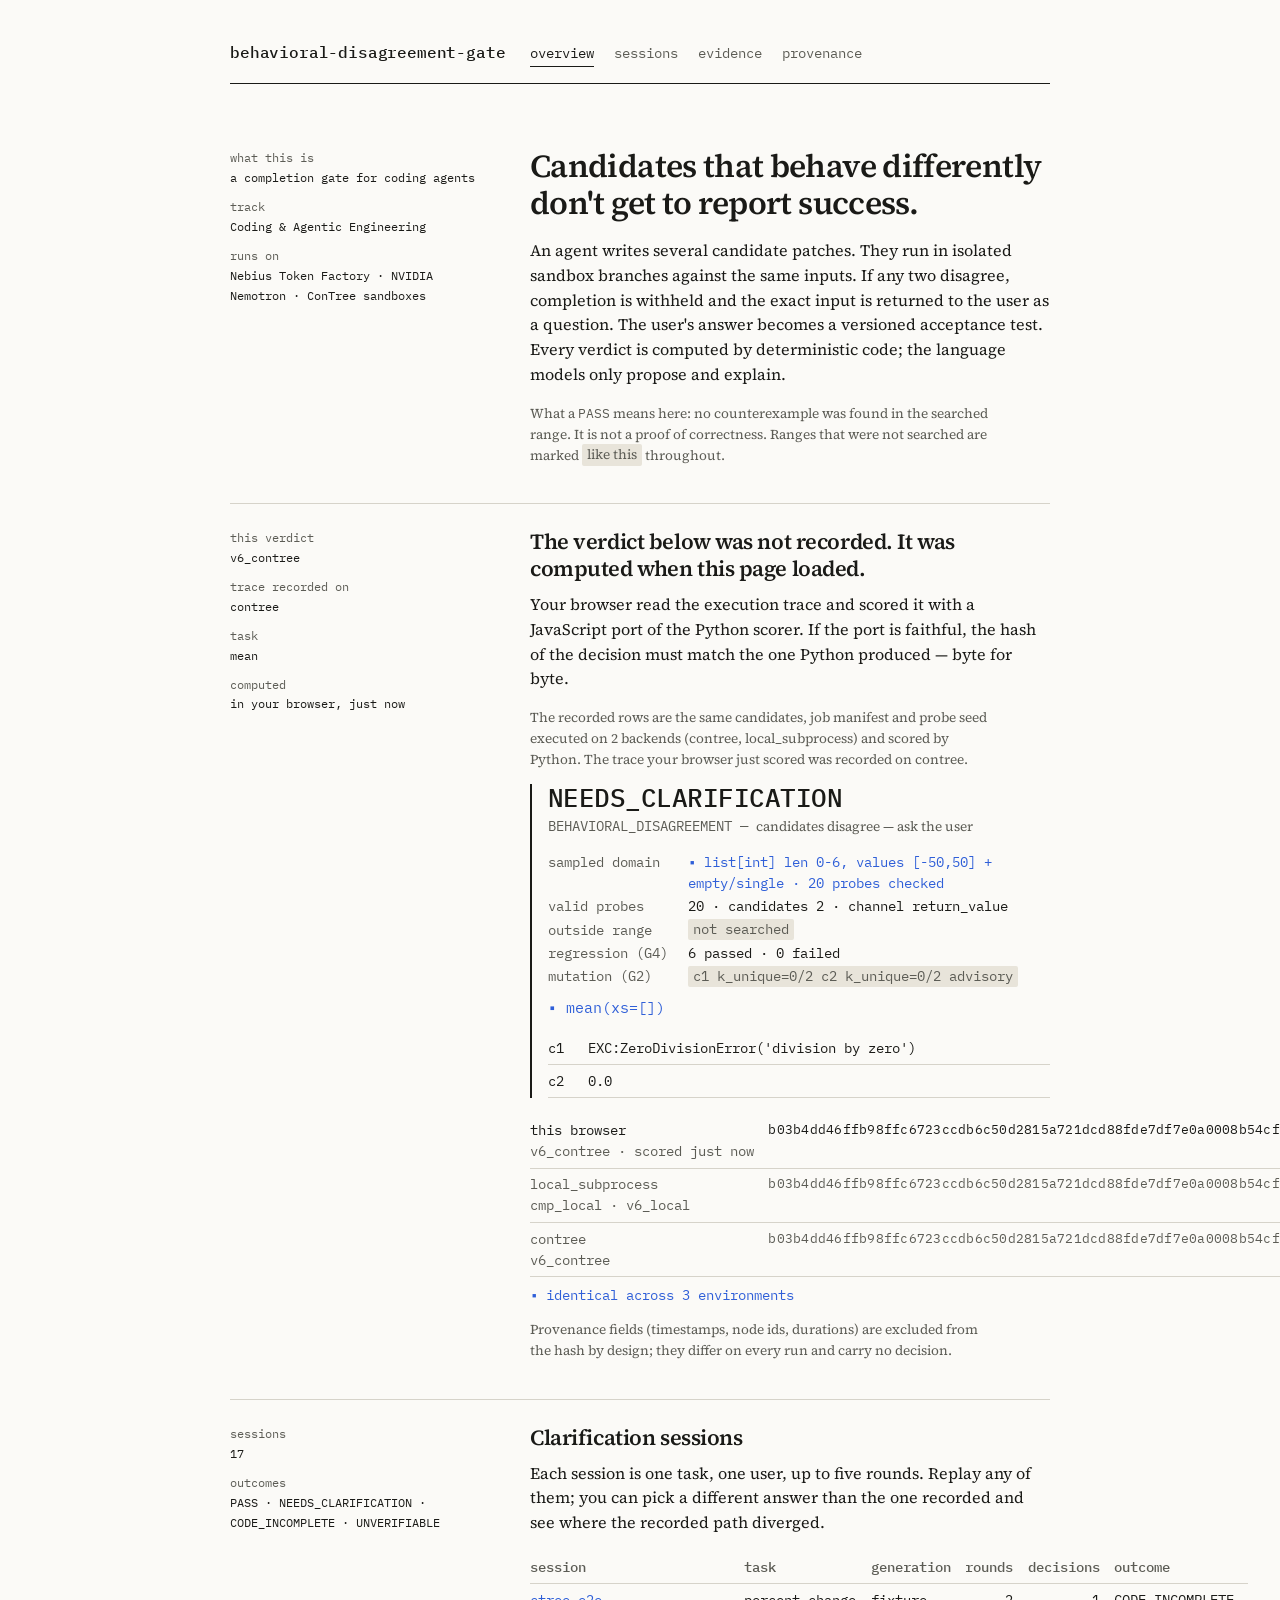
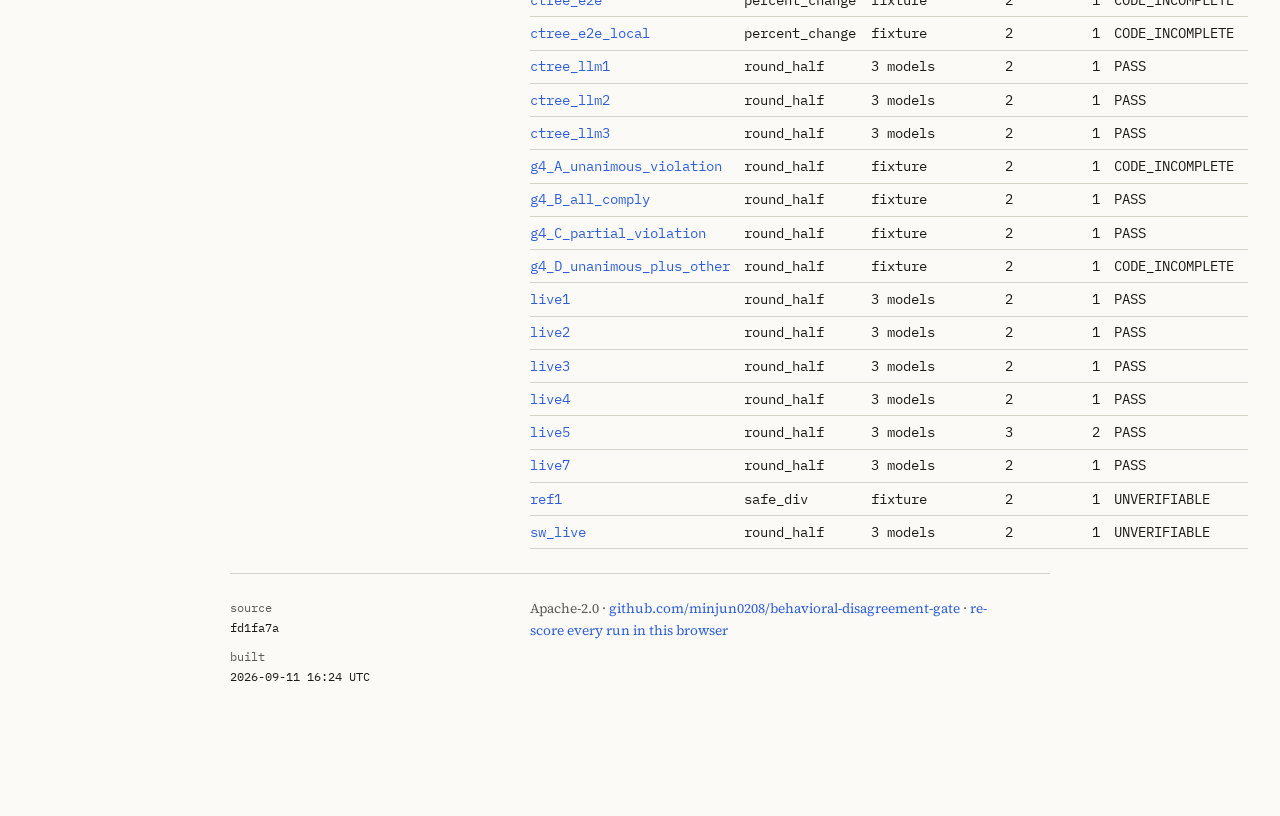
<file: site/index.html>
<!doctype html>
<html lang="en">
<meta charset="utf-8">
<meta name="viewport" content="width=device-width, initial-scale=1">
<title>Behavioral Disagreement Gate</title>
<link rel="icon" href="data:,">
<link rel="stylesheet" href="app.css">
<body>
<div class="wrap" id="app">
  <div id="hdr"></div>

  <section class="entry">
    <aside>
      <span class="k">what this is</span>
      <span class="v">a completion gate for coding agents</span>
      <span class="k">track</span>
      <span class="v">Coding &amp; Agentic Engineering</span>
      <span class="k">runs on</span>
      <span class="v">Nebius Token Factory · NVIDIA Nemotron · ConTree sandboxes</span>
    </aside>
    <div>
      <h1>Candidates that behave differently don't get to report success.</h1>
      <p style="margin-top:1rem">An agent writes several candidate patches. They run in isolated sandbox branches against the same inputs. If any two disagree, completion is withheld and the exact input is returned to the user as a question. The user's answer becomes a versioned acceptance test. Every verdict is computed by deterministic code; the language models only propose and explain.</p>
      <p class="fine">What a <span class="mono">PASS</span> means here: no counterexample was found in the searched range. It is not a proof of correctness. Ranges that were not searched are marked <span class="unmeasured">like this</span> throughout.</p>
    </div>
  </section>

  <section class="entry">
    <aside>
      <span class="k">this verdict</span>
      <span class="v" id="hero-run">—</span>
      <span class="k">trace recorded on</span>
      <span class="v" id="hero-backend">—</span>
      <span class="k">task</span>
      <span class="v" id="hero-task">—</span>
      <span class="k">computed</span>
      <span class="v">in your browser, just now</span>
    </aside>
    <div>
      <h2>The verdict below was not recorded. It was computed when this page loaded.</h2>
      <p style="margin-top:.6rem">Your browser read the execution trace and scored it with a JavaScript port of the Python scorer. If the port is faithful, the hash of the decision must match the one Python produced — byte for byte.</p>
      <p class="fine" id="hero-note"></p>
      <div class="verdict" id="hero-verdict"><div class="status muted">computing…</div></div>
      <div class="scroll-narrow"><table id="hero-table"><tbody></tbody></table></div>
      <p class="fine mono" id="hero-summary" style="margin:.5rem 0 0"></p>
      <p class="fine" style="margin-top:.8rem">Provenance fields (timestamps, node ids, durations) are excluded from the hash by design; they differ on every run and carry no decision.</p>
    </div>
  </section>

  <section class="entry">
    <aside>
      <span class="k">sessions</span>
      <span class="v" id="n-sessions">—</span>
      <span class="k">outcomes</span>
      <span class="v">PASS · NEEDS_CLARIFICATION · CODE_INCOMPLETE · UNVERIFIABLE</span>
    </aside>
    <div>
      <h2>Clarification sessions</h2>
      <p style="margin-top:.6rem">Each session is one task, one user, up to five rounds. Replay any of them; you can pick a different answer than the one recorded and see where the recorded path diverged.</p>
      <div class="scroll-narrow"><table id="sessions"><thead><tr><th>session</th><th>task</th><th>generation</th><th>rounds</th><th>decisions</th><th>outcome</th></tr></thead><tbody></tbody></table></div>
    </div>
  </section>

  <section class="entry">
    <aside><span class="k">source</span><span class="v" id="commit">—</span><span class="k">built</span><span class="v" id="built">—</span></aside>
    <div>
      <p class="fine">Apache-2.0 · <a href="https://github.com/minjun0208/behavioral-disagreement-gate">github.com/minjun0208/behavioral-disagreement-gate</a> · <a href="test/scorer_test.html">re-score every run in this browser</a></p>
    </div>
  </section>
</div>

<script type="module">
  import { loadPy, el, header, revealHash, renderVerdict, score, q, short } from "./ui.js";
  q("#hdr").replaceWith(header("overview"));
  const idx = await loadPy("data/index.json");
  q("#commit").textContent = idx.source_commit ?? "working tree";
  q("#built").textContent = (idx.built_at ?? "").replace("T", " ").slice(0, 16) + " UTC";
  q("#n-sessions").textContent = String(idx.sessions.length);

  // sessions table
  const tb = q("#sessions tbody");
  for (const s of idx.sessions) {
    tb.append(el("tr", {}, el("td", {}, el("a", { href: `session.html?id=${encodeURIComponent(s.session_id)}` }, s.session_id)),
      el("td", {}, s.task_id), el("td", {}, s.gen === "llm" ? "3 models" : "fixture"), el("td", { class: "num" }, String(s.rounds_used)),
      el("td", { class: "num" }, String(s.n_decisions)), el("td", {}, s.outcome)));
  }

  // hero: the cross-backend group exported by the build — one trace to re-score, several recorded verdicts.
  // Reads data/index.json, data/cfg_full.json and data/crossbackend.json only. No session traversal.
  const cfg = await loadPy("data/cfg_full.json").catch(() => ({}));
  let runId, backend, trace, fn, rows, note;
  const xb = idx.has_crossbackend ? await loadPy("data/crossbackend.json") : null;
  if (xb) {
    runId = xb.trace_run_id; backend = xb.trace_backend; trace = xb.trace; fn = xb.task_id;
    // one row per execution environment; a backend that recorded several runs lists them all in the last column.
    // if runs on the same backend disagree with each other, each run gets its own row instead.
    const byBackend = new Map();
    for (const r of xb.runs) byBackend.set(r.backend, [...(byBackend.get(r.backend) ?? []), r]);
    rows = [...byBackend].flatMap(([b, rs]) => new Set(rs.map(r => r.decision_core_sha256)).size === 1
      ? [[b, rs[0].decision_core_sha256, rs.map(r => r.run_id).join(" · ")]]
      : rs.map(r => [b, r.decision_core_sha256, r.run_id]));
    note = `The recorded rows are the same candidates, job manifest and probe seed executed on ${xb.backends.length} backends (${xb.backends.join(", ")}) and scored by Python. The trace your browser just scored was recorded on ${backend}.`;
  } else {
    // fallback: first round of one session — exactly one session file is fetched
    const s0 = idx.sessions.find(x => x.gen === "llm" && x.outcome === "PASS") ?? idx.sessions.find(x => x.outcome === "PASS") ?? idx.sessions[0];
    const sess = await loadPy(`data/sessions/${s0.session_id}.json`);
    const rd = sess.rounds[0];
    runId = rd.run_id; trace = rd.trace; fn = sess.task_id; backend = rd.trace[0]?.backend ?? "local_subprocess";
    rows = [[backend, rd.verdict_python.decision_core_sha256, `${rd.run_id} · python scorer, recorded`]];
    note = "No cross-backend group in this build; the recorded row is the Python verdict for this session round.";
  }
  q("#hero-run").textContent = runId;
  q("#hero-backend").textContent = backend;
  q("#hero-task").textContent = fn;
  q("#hero-note").textContent = note;
  const v = score(trace.map(({ source, ...r }) => r), cfg);
  q("#hero-verdict").replaceWith(renderVerdict(v, { fn, pyHash: null, showHash: false }));

  const tbody = q("#hero-table tbody");
  const envCell = (name, runs) => el("td", { class: "nowrap" }, name, el("div", { class: "fine" }, runs));
  const browserRow = el("tr", {}, envCell("this browser", `${runId} · scored just now`), el("td", { class: "hash" }, ""));
  tbody.append(browserRow);
  for (const [name, core, runs] of rows) tbody.append(el("tr", { class: "dim" }, envCell(name, runs), el("td", { class: "hash" }, core)));
  await revealHash(browserRow.children[1], v.decision_core_sha256);
  const allSame = rows.every(([, core]) => core === v.decision_core_sha256);
  const nEnv = new Set(rows.map(([name]) => name)).size + 1;   // recorded backends + this browser
  q("#hero-summary").append(el("span", { class: allSame ? "measured" : "unmeasured" }, allSame ? `identical across ${nEnv} environments` : "differs — see provenance"));
</script>
</body>
</html>
</file>
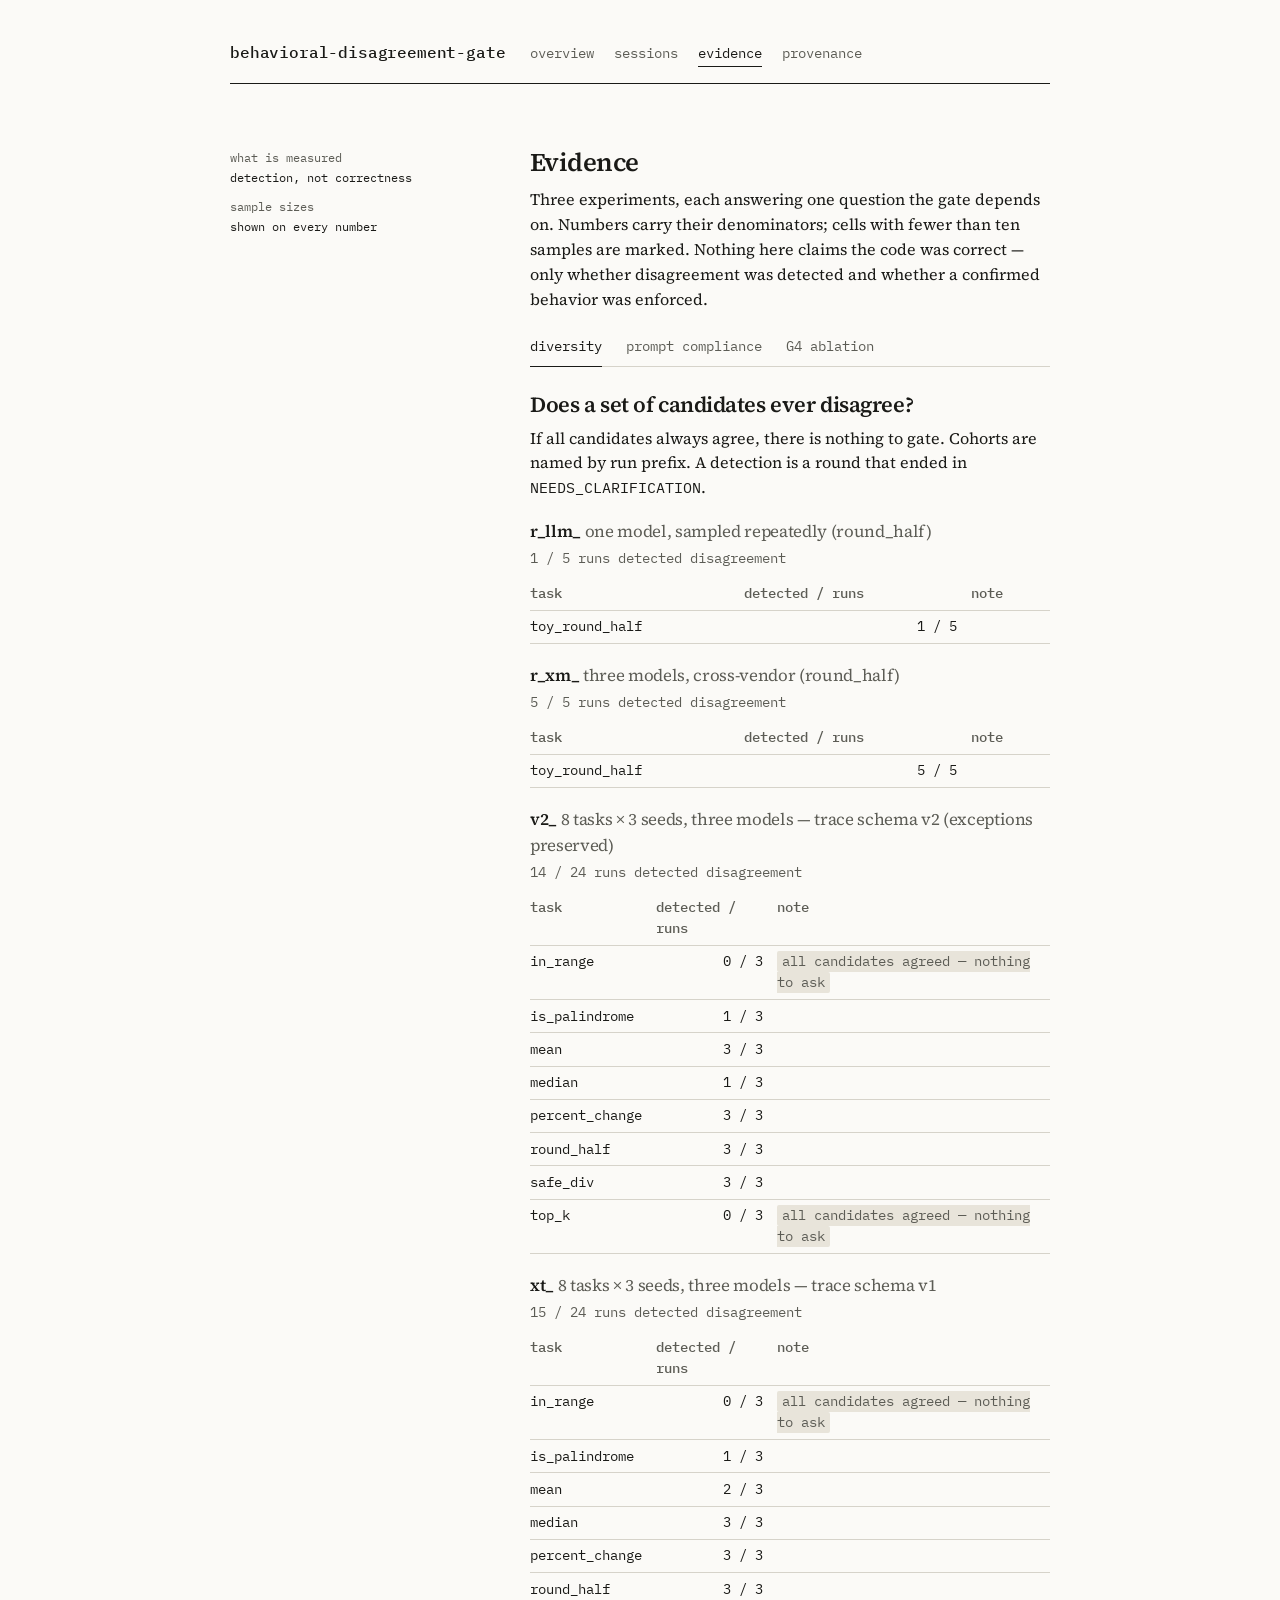
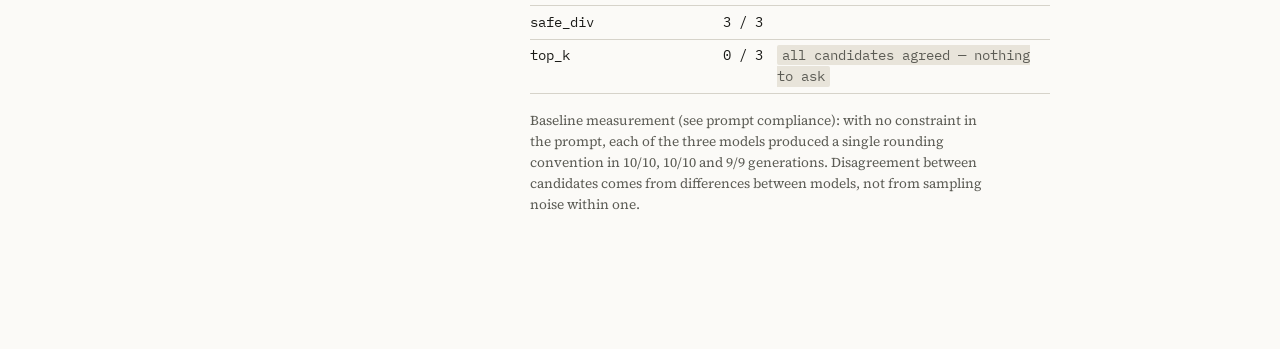
<file: site/evidence.html>
<!doctype html>
<html lang="en">
<meta charset="utf-8">
<meta name="viewport" content="width=device-width, initial-scale=1">
<title>Evidence — Behavioral Disagreement Gate</title>
<link rel="icon" href="data:,">
<link rel="stylesheet" href="app.css">
<body>
<div class="wrap">
  <div id="hdr"></div>
  <section class="entry">
    <aside><span class="k">what is measured</span><span class="v">detection, not correctness</span><span class="k">sample sizes</span><span class="v">shown on every number</span></aside>
    <div>
      <h1 style="font-size:1.6rem">Evidence</h1>
      <p style="margin-top:.6rem">Three experiments, each answering one question the gate depends on. Numbers carry their denominators; cells with fewer than ten samples are marked. Nothing here claims the code was correct — only whether disagreement was detected and whether a confirmed behavior was enforced.</p>
      <div class="tabs" role="tablist">
        <button role="tab" aria-selected="true" data-tab="div">diversity</button>
        <button role="tab" aria-selected="false" data-tab="comp">prompt compliance</button>
        <button role="tab" aria-selected="false" data-tab="abl">G4 ablation</button>
      </div>
      <div id="tab-div"></div>
      <div id="tab-comp" hidden></div>
      <div id="tab-abl" hidden></div>
    </div>
  </section>
</div>

<script type="module">
  import { loadPy, el, q, header, score, makeToggle, renderVerdict, modelShort } from "./ui.js";
  q("#hdr").replaceWith(header("evidence"));
  const idx = await loadPy("data/index.json");
  const cfgFull = await loadPy("data/cfg_full.json").catch(() => ({}));

  // tabs
  for (const b of document.querySelectorAll("[role=tab]")) b.addEventListener("click", () => {
    for (const x of document.querySelectorAll("[role=tab]")) x.setAttribute("aria-selected", String(x === b));
    for (const t of ["div", "comp", "abl"]) q(`#tab-${t}`).hidden = (b.dataset.tab !== t);
  });

  // ---------------- diversity ----------------
  {
    const host = q("#tab-div");
    const div = await loadPy("data/experiments/diversity.json");
    host.append(el("h2", {}, "Does a set of candidates ever disagree?"),
      el("p", { style: "margin:.5rem 0 1rem" }, "If all candidates always agree, there is nothing to gate. Cohorts are named by run prefix. A detection is a round that ended in ", el("span", { class: "mono" }, "NEEDS_CLARIFICATION"), "."));
    const names = { r_llm_: "one model, sampled repeatedly (round_half)", r_xm_: "three models, cross-vendor (round_half)", xt_: "8 tasks × 3 seeds, three models — trace schema v1", v2_: "8 tasks × 3 seeds, three models — trace schema v2 (exceptions preserved)", fx_: "fixture pairs (pipeline check)", fx6_: "fixture pairs, backend v0.6 (pipeline check)" };
    for (const [pref, s] of Object.entries(div.summary)) {
      const runs = div.cohorts[pref];
      const t = el("div", { class: "scroll" }, el("table", {}, el("thead", {}, el("tr", {}, el("th", {}, "task"), el("th", { class: "num" }, "detected / runs"), el("th", {}, "note"))),
        el("tbody", {}, ...Object.entries(s.by_task).sort().map(([task, [d, n]]) => el("tr", {}, el("td", {}, task), el("td", { class: "num" }, `${d} / ${n}`),
          el("td", {}, d === 0 ? el("span", { class: "unmeasured" }, "all candidates agreed — nothing to ask") : ""))))));
      host.append(el("h3", { style: "margin-top:1.2rem" }, `${pref}  `, el("span", { class: "muted", style: "font-weight:400;font-family:var(--serif)" }, names[pref] ?? "")),
        el("p", { class: "fine mono", style: "margin:.2rem 0 .5rem" }, `${s.detected} / ${s.n_runs} runs detected disagreement`), t);
    }
    host.append(el("p", { class: "fine", style: "margin-top:1rem" }, "Baseline measurement (see prompt compliance): with no constraint in the prompt, each of the three models produced a single rounding convention in 10/10, 10/10 and 9/9 generations. Disagreement between candidates comes from differences between models, not from sampling noise within one."));
  }

  // ---------------- compliance ----------------
  {
    const host = q("#tab-comp");
    let comp = null; try { comp = await loadPy("data/experiments/compliance.json"); } catch (e) {}
    host.append(el("h2", {}, "Does “MUST hold” in the prompt hold?"),
      el("p", { style: "margin:.5rem 0 1rem" }, "A confirmed example was placed in the generation prompt as a hard requirement. Each condition has two rows: sat — how many of n generations satisfied the example; ref — how many matched the requested reference policy on ten fixed tie inputs. Satisfying an example does not identify a policy — the gap between the two rows is the reason the gate asks separating questions."));
    if (!comp) { host.append(el("div", { class: "redact-block" }, "compliance.json not built")); }
    else {
      const models = comp.models;
      const conds = Object.keys(comp.conditions).filter(c => c !== "none");
      const heat = (k, n) => { const p = n ? k / n : 0; return el("span", { class: "heat", style: `background:rgba(47,95,216,${(0.08 + 0.55 * p).toFixed(2)});color:${p > 0.55 ? "#fff" : "var(--ink)"}` }, `${k} / ${n}`); };
      // sat and ref measure different things (example satisfied vs. policy matched); one row each so the gap reads vertically.
      const cell = (cd, m, key) => { const c = comp.cells[`${cd}|${m}`]; return el("td", { class: "nowrap" }, c ? heat(c[key], c.n) : el("span", { class: "unmeasured" }, "not run")); };
      const table = el("div", { class: "scroll" }, el("table", { class: "pairs" }, el("thead", {}, el("tr", {}, el("th", {}, "condition"), el("th", {}, "target"), el("th", {}, ""), ...models.map(m => el("th", { title: m }, modelShort(m).split("-")[0])))),
        el("tbody", {}, ...conds.flatMap(cd => [
          el("tr", { class: "pair-top" }, el("td", { rowspan: "2" }, cd), el("td", { rowspan: "2" }, comp.conditions[cd].target ?? "—"), el("td", { class: "muted" }, "sat"), ...models.map(m => cell(cd, m, "sat"))),
          el("tr", {}, el("td", { class: "muted" }, "ref"), ...models.map(m => cell(cd, m, "ref")))]))));
      host.append(el("p", { class: "fine", style: "margin:0 0 .4rem" }, "Cell shade = share of n generations (darker = larger share). Shade is a magnitude, not a grade: a high sat with a low ref is the finding, not a success."), table);
      // baseline
      const base = el("div", { class: "scroll", style: "margin-top:1rem" }, el("table", {}, el("thead", {}, el("tr", {}, el("th", {}, "no constraint (baseline)"), el("th", {}, "convention distribution"))),
        el("tbody", {}, ...models.map(m => { const c = comp.cells[`none|${m}`]; return el("tr", {}, el("td", {}, modelShort(m)), el("td", {}, c ? Object.entries(c.conventions).map(([k, v]) => `${k}: ${v}`).join("  ") + `  (n=${c.n})` : "—")); }))));
      host.append(el("h3", { style: "margin-top:1.2rem" }, "Baseline"), base);
      host.append(el("p", { class: "fine", style: "margin-top:1rem" }, `n = ${comp.n_ok} generations. With ten per cell, differences smaller than roughly three generations are not resolved; treat 1/10 and 2/10 as “low”, not as different from each other. Aggregate over the six constrained conditions, satisfies-rate: shown per model in the table. Conditions that conflict with a model's baseline convention are where violations concentrate.`));
    }
  }

  // ---------------- ablation ----------------
  {
    const host = q("#tab-abl");
    let abl = null; try { abl = await loadPy("data/experiments/ablation.json"); } catch (e) {}
    host.append(el("h2", {}, "What does G4 catch that G3 cannot?"),
      el("p", { style: "margin:.5rem 0 1rem" }, "Same frozen candidates, same trace, one gate switched. G3 compares candidates to each other; if every candidate violates a past decision in the same way, they agree and G3 is silent. G4 checks each candidate against the ledger. Toggle G4 and watch case A."));
    // live re-score from session traces if available, else static rows
    const sessions = {};
    for (const s of idx.sessions) if (s.session_id.startsWith("g4_")) sessions[s.session_id] = await loadPy(`data/sessions/${s.session_id}.json`);
    const rowsHost = el("div");
    let g4on = true;
    const render = () => {
      const rows = []; let anyLive = false;
      const cases = abl ? abl.rows : Object.keys(sessions).map(k => ({ case: k.replace(/^g4_/, "") }));
      for (const c of cases) {
        const sess = sessions[`g4_${c.case}`]; const rd = sess?.rounds?.[1];
        let v = null, live = false;
        if (rd) { const cfg = JSON.parse(JSON.stringify(cfgFull)); cfg.gates = { G2: true, G3: true, G4: g4on }; try { v = score(rd.trace.map(({ source, ...r }) => r), cfg); live = true; anyLive = true; } catch (e) {} }
        const stat = v ? v.status : (g4on ? c.G4_on?.status : c.G4_off?.status);
        const viol = c.violators_in_trace ?? rd?.verdict_python?.g4?.failing_candidates ?? [];
        const pool = v ? (v.g4 && g4on ? Object.keys(rd.trace.filter(r => r.kind === "candidate").reduce((a, r) => (a[r.candidate_id] = 1, a), {})).filter(x => !v.g4.failing_candidates.includes(x)) : rd.trace.filter(r => r.kind === "candidate").map(r => r.candidate_id)) : (g4on ? c.G4_on?.pool : c.G4_off?.pool) ?? [];
        const unsafe = stat === "PASS" && viol.some(x => pool.includes(x));
        rows.push(el("tr", { class: "transition-redact", style: unsafe ? "background:var(--redact)" : "" },
          el("td", {}, c.case.replace(/_/g, " ")), el("td", {}, viol.join(", ") || "—"),
          el("td", { class: "status", style: "font-size:1rem" }, stat ?? "—"),
          el("td", {}, unsafe ? el("span", { class: "unmeasured" }, "approved with a violating candidate in the pool") : (stat === "PASS" ? "approved, no violators" : "not approved"))));
      }
      rowsHost.replaceChildren(el("div", { class: "scroll" }, el("table", {}, el("thead", {}, el("tr", {}, el("th", {}, "case"), el("th", {}, "violators"), el("th", {}, "verdict"), el("th", {}, "meaning"))), el("tbody", {}, ...rows))),
        el("p", { class: "fine", style: "margin:.4rem 0 0" }, anyLive ? "Every verdict in this table was re-scored in this browser from the session traces." : "Verdicts as recorded at build time."));
    };
    const tg = makeToggle("G4 regression gate", true, (on) => { g4on = on; render(); });
    host.append(el("div", { style: "margin:.4rem 0 .8rem" }, tg), rowsHost);
    render();
    host.append(el("h3", { style: "margin-top:1.4rem" }, "How to read this honestly"),
      el("table", { style: "margin-top:.4rem" }, el("tbody", {},
        el("tr", {}, el("td", {}, "unique catch (G4 only)"), el("td", {}, "case A: unanimous violation. G3 silent, G4 blocks. Constructed, not observed in the wild yet — its natural frequency is an open measurement.")),
        el("tr", {}, el("td", {}, "unique harm"), el("td", {}, "case B: all comply. G4 approves both ways. Zero false blocks in this set.")),
        el("tr", {}, el("td", {}, "overlap"), el("td", {}, "cases C and D: both gates react. Note D — G3 asks about the wrong input; the violation itself is only named by G4.")),
        el("tr", {}, el("td", {}, "not a claim"), el("td", {}, "“turning G4 off increases PASS” proves nothing on its own; a gate that rejects everything has zero false passes. The claim rests on A and B together.")))));
  }
</script>
</body>
</html>
</file>
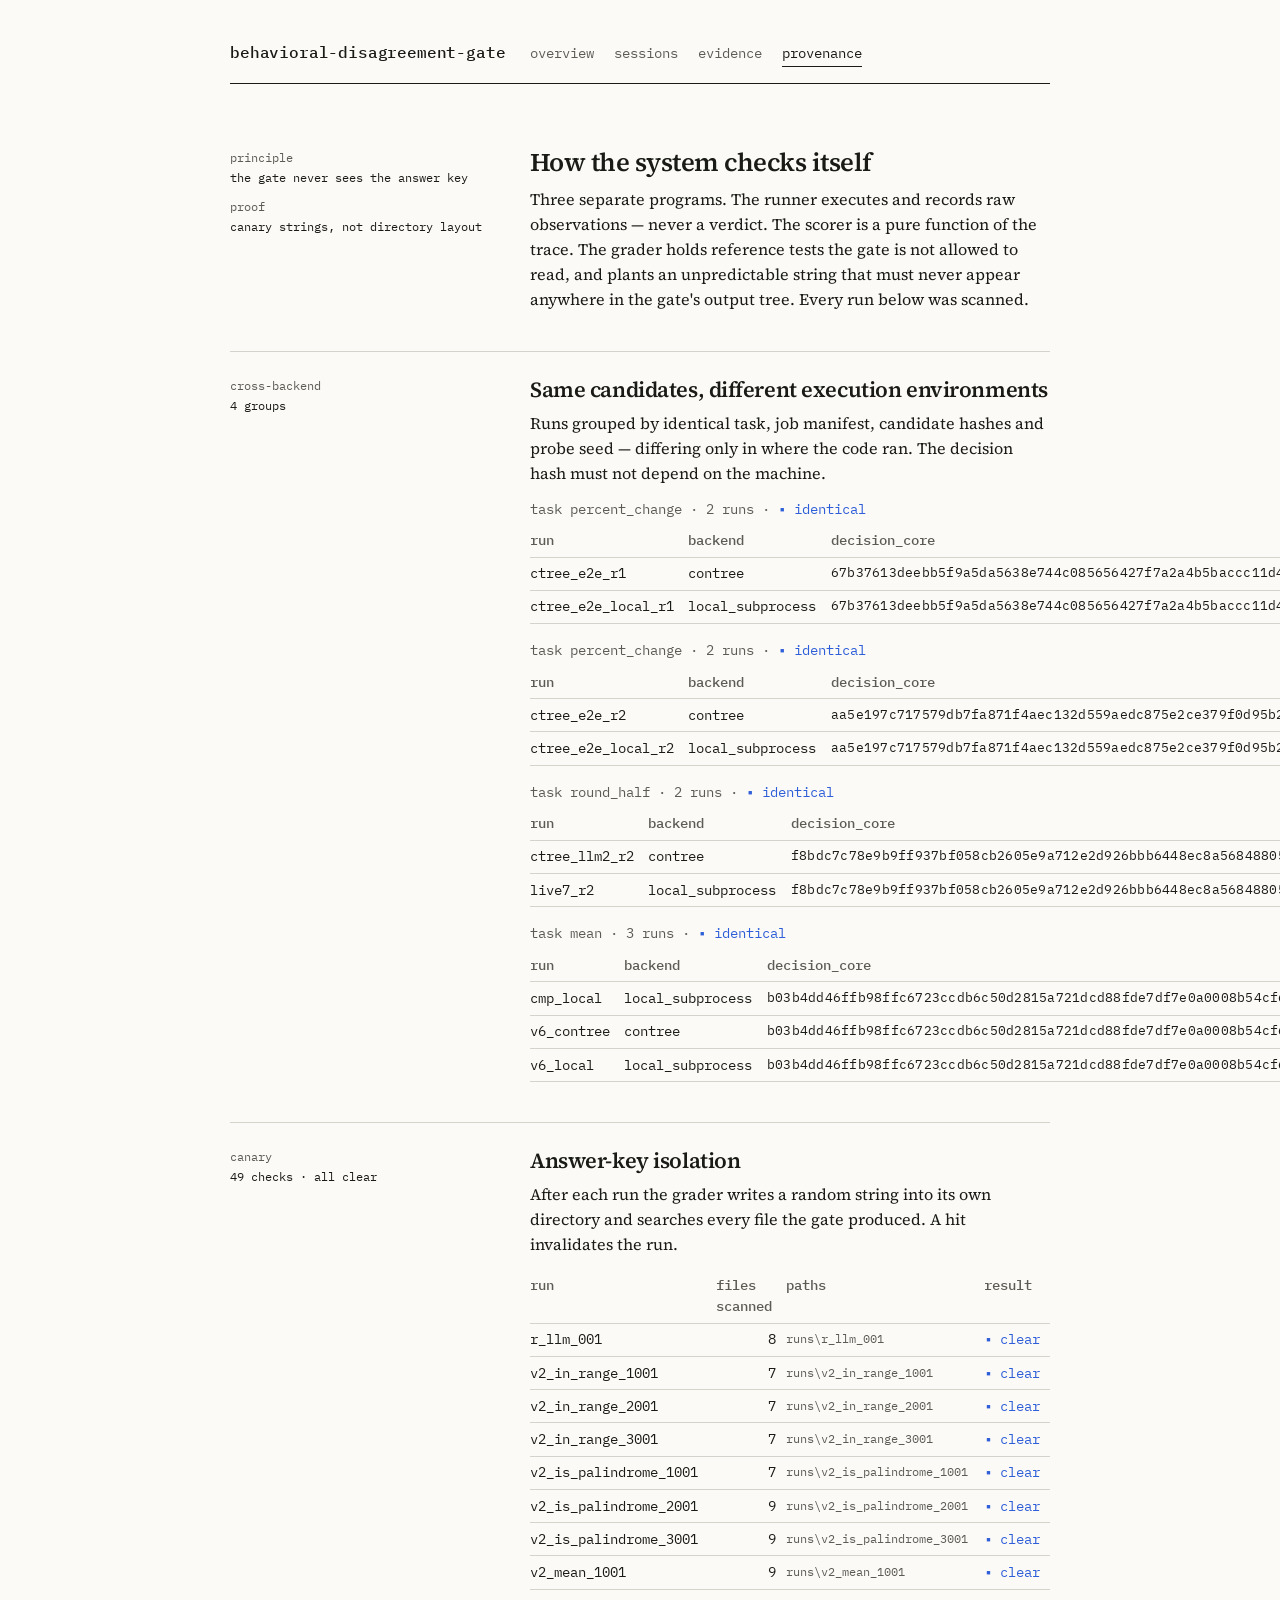
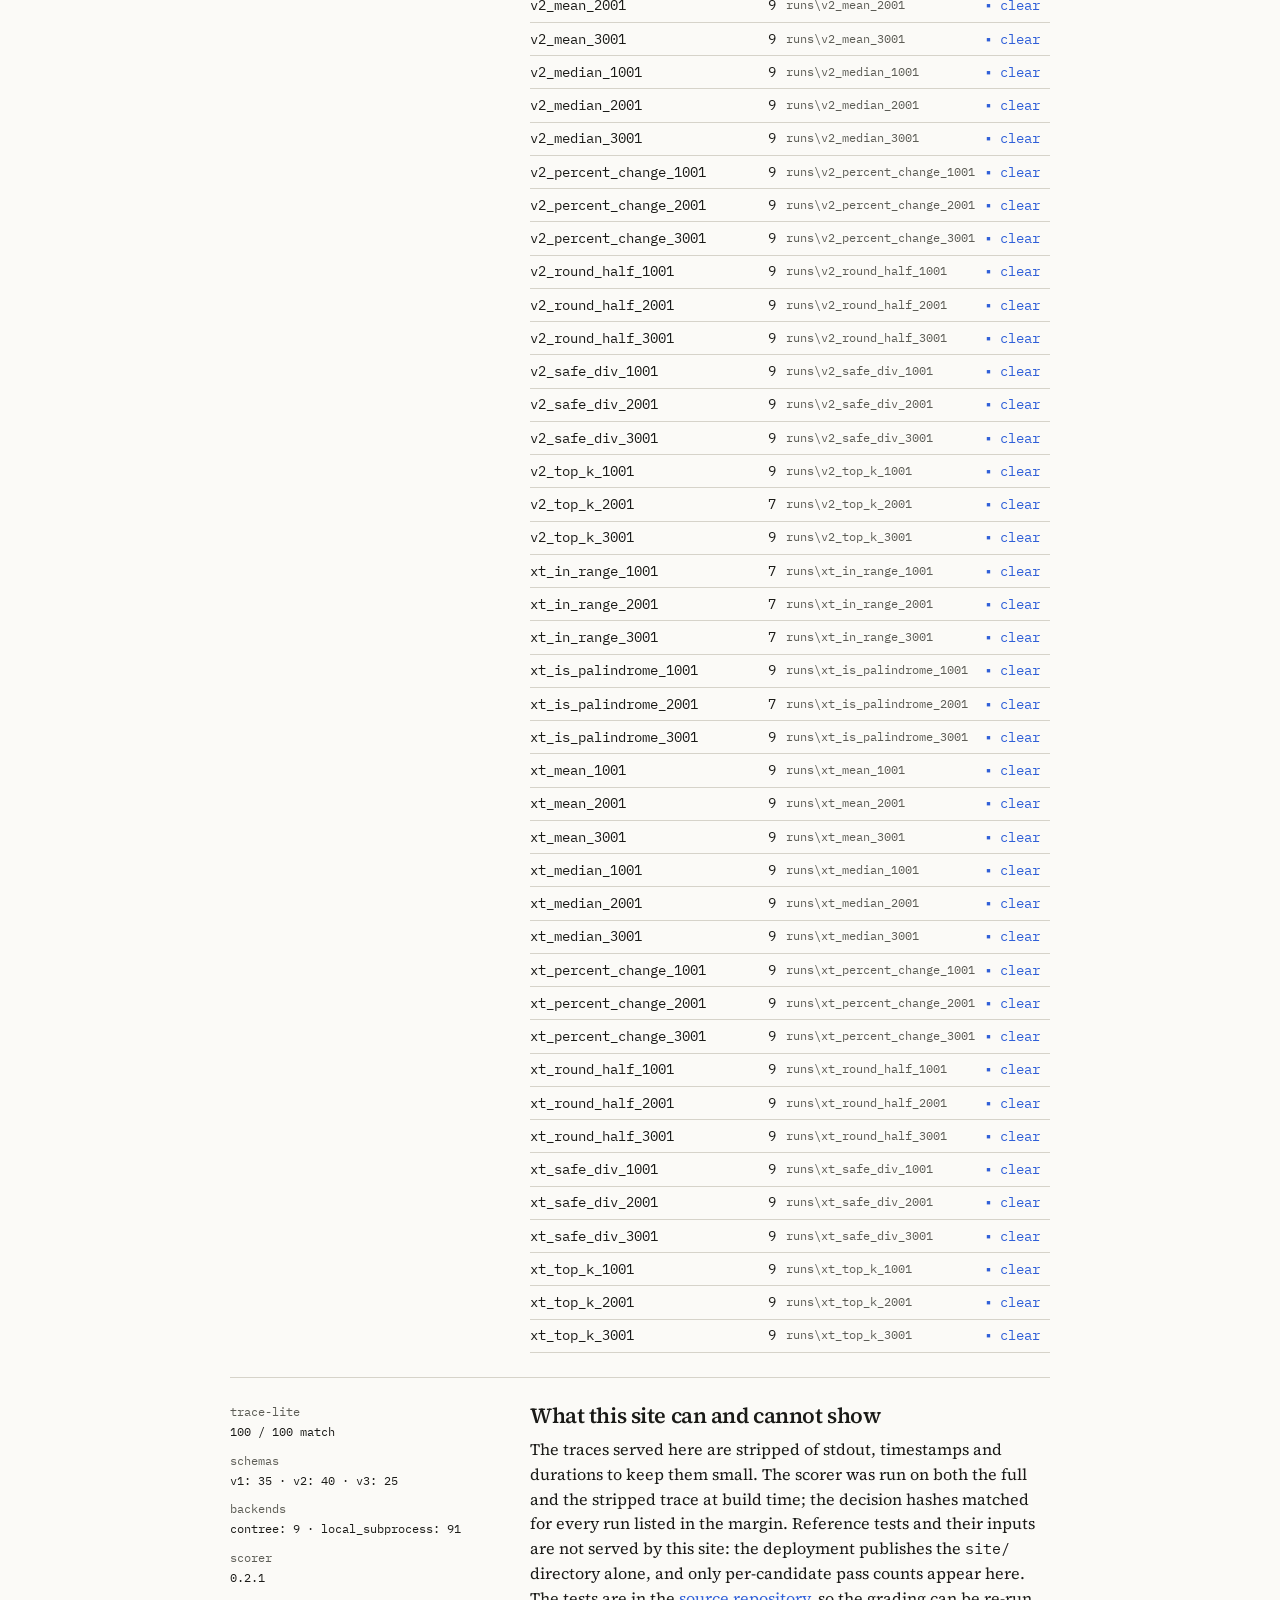
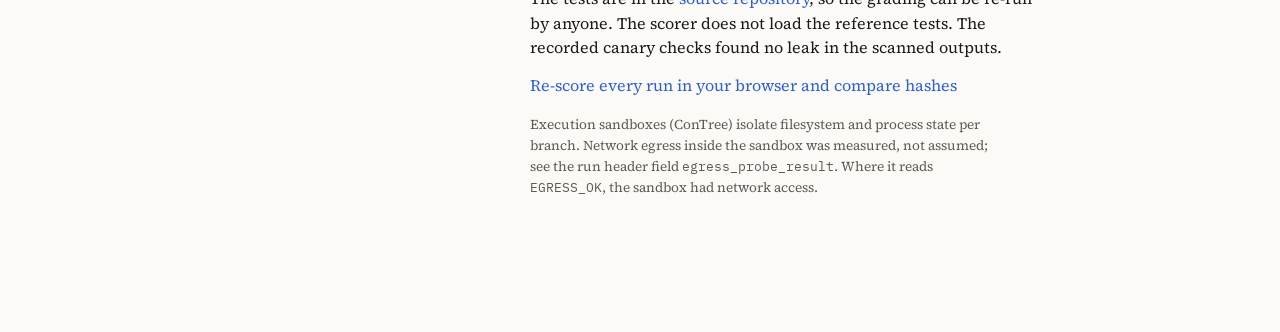
<file: site/provenance.html>
<!doctype html>
<html lang="en">
<meta charset="utf-8">
<meta name="viewport" content="width=device-width, initial-scale=1">
<title>Provenance — Behavioral Disagreement Gate</title>
<link rel="icon" href="data:,">
<link rel="stylesheet" href="app.css">
<body>
<div class="wrap">
  <div id="hdr"></div>
  <section class="entry">
    <aside><span class="k">principle</span><span class="v">the gate never sees the answer key</span><span class="k">proof</span><span class="v">canary strings, not directory layout</span></aside>
    <div>
      <h1 style="font-size:1.6rem">How the system checks itself</h1>
      <p style="margin-top:.6rem">Three separate programs. The runner executes and records raw observations — never a verdict. The scorer is a pure function of the trace. The grader holds reference tests the gate is not allowed to read, and plants an unpredictable string that must never appear anywhere in the gate's output tree. Every run below was scanned.</p>
    </div>
  </section>

  <section class="entry">
    <aside><span class="k">cross-backend</span><span class="v" id="xb-n">—</span></aside>
    <div>
      <h2>Same candidates, different execution environments</h2>
      <p style="margin:.5rem 0 .8rem">Runs grouped by identical task, job manifest, candidate hashes and probe seed — differing only in where the code ran. The decision hash must not depend on the machine.</p>
      <div id="xb"></div>
    </div>
  </section>

  <section class="entry">
    <aside><span class="k">canary</span><span class="v" id="can-n">—</span></aside>
    <div>
      <h2>Answer-key isolation</h2>
      <p style="margin:.5rem 0 .8rem">After each run the grader writes a random string into its own directory and searches every file the gate produced. A hit invalidates the run.</p>
      <div class="scroll"><table id="canary"><thead><tr><th>run</th><th class="num">files scanned</th><th>paths</th><th>result</th></tr></thead><tbody></tbody></table></div>
    </div>
  </section>

  <section class="entry">
    <aside><span class="k">trace-lite</span><span class="v" id="lite">—</span><span class="k">schemas</span><span class="v" id="schemas">—</span><span class="k">backends</span><span class="v" id="backends">—</span><span class="k">scorer</span><span class="v" id="sv">—</span></aside>
    <div>
      <h2>What this site can and cannot show</h2>
      <p style="margin:.5rem 0 .8rem">The traces served here are stripped of stdout, timestamps and durations to keep them small. The scorer was run on both the full and the stripped trace at build time; the decision hashes matched for every run listed in the margin. Reference tests and their inputs are not served by this site: the deployment publishes the <span class="mono">site/</span> directory alone, and only per-candidate pass counts appear here. The tests are in the <a href="https://github.com/minjun0208/behavioral-disagreement-gate/tree/main/gold">source repository</a>, so the grading can be re-run by anyone. The scorer does not load the reference tests. The recorded canary checks found no leak in the scanned outputs.</p>
      <p><a href="test/scorer_test.html">Re-score every run in your browser and compare hashes</a></p>
      <p class="fine">Execution sandboxes (ConTree) isolate filesystem and process state per branch. Network egress inside the sandbox was measured, not assumed; see the run header field <span class="mono">egress_probe_result</span>. Where it reads <span class="mono">EGRESS_OK</span>, the sandbox had network access.</p>
    </div>
  </section>
</div>

<script type="module">
  import { loadPy, el, q, header, short } from "./ui.js";
  q("#hdr").replaceWith(header("provenance"));
  const p = await loadPy("data/provenance.json");

  const xb = q("#xb");
  q("#xb-n").textContent = `${p.cross_backend.length} groups`;
  if (!p.cross_backend.length) xb.append(el("div", { class: "redact-block" }, "no cross-backend pairs in this build — run the same task on --backend local and --backend contree to populate"));
  for (const g of p.cross_backend) {
    xb.append(el("p", { class: "fine mono", style: "margin:0 0 .3rem" }, `task ${g.task_id} · ${g.runs.length} runs · `, el("span", { class: g.identical ? "measured" : "unmeasured" }, g.identical ? "identical" : "differs")),
      el("div", { class: "scroll-narrow", style: "margin-bottom:1rem" }, el("table", {}, el("thead", {}, el("tr", {}, el("th", {}, "run"), el("th", {}, "backend"), el("th", {}, "decision_core"))),
        el("tbody", {}, ...g.runs.map(r => el("tr", {}, el("td", {}, r.run_id), el("td", {}, r.backend), el("td", { class: "hash" }, r.core)))))));
  }

  const ct = q("#canary tbody");
  q("#can-n").textContent = `${p.canary_checks.length} checks · ${p.canary_all_clear === null ? "none" : p.canary_all_clear ? "all clear" : "hits present"}`;
  for (const c of p.canary_checks) ct.append(el("tr", {}, el("td", {}, c.run_id), el("td", { class: "num" }, String(c.files_scanned)), el("td", { class: "fine" }, (c.scanned_paths ?? []).join(" ")),
    el("td", {}, c.found ? el("span", { class: "unmeasured" }, "canary found — run invalid") : el("span", { class: "measured" }, "clear"))));

  q("#lite").textContent = `${p.lite_equals_full.checked - p.lite_equals_full.mismatch.length} / ${p.lite_equals_full.checked} match`;
  q("#schemas").textContent = Object.entries(p.trace_schema_versions).map(([k, v]) => `v${k}: ${v}`).join(" · ");
  q("#backends").textContent = Object.entries(p.backends).map(([k, v]) => `${k}: ${v}`).join(" · ");
  q("#sv").textContent = p.scorer_version;
</script>
</body>
</html>
</file>
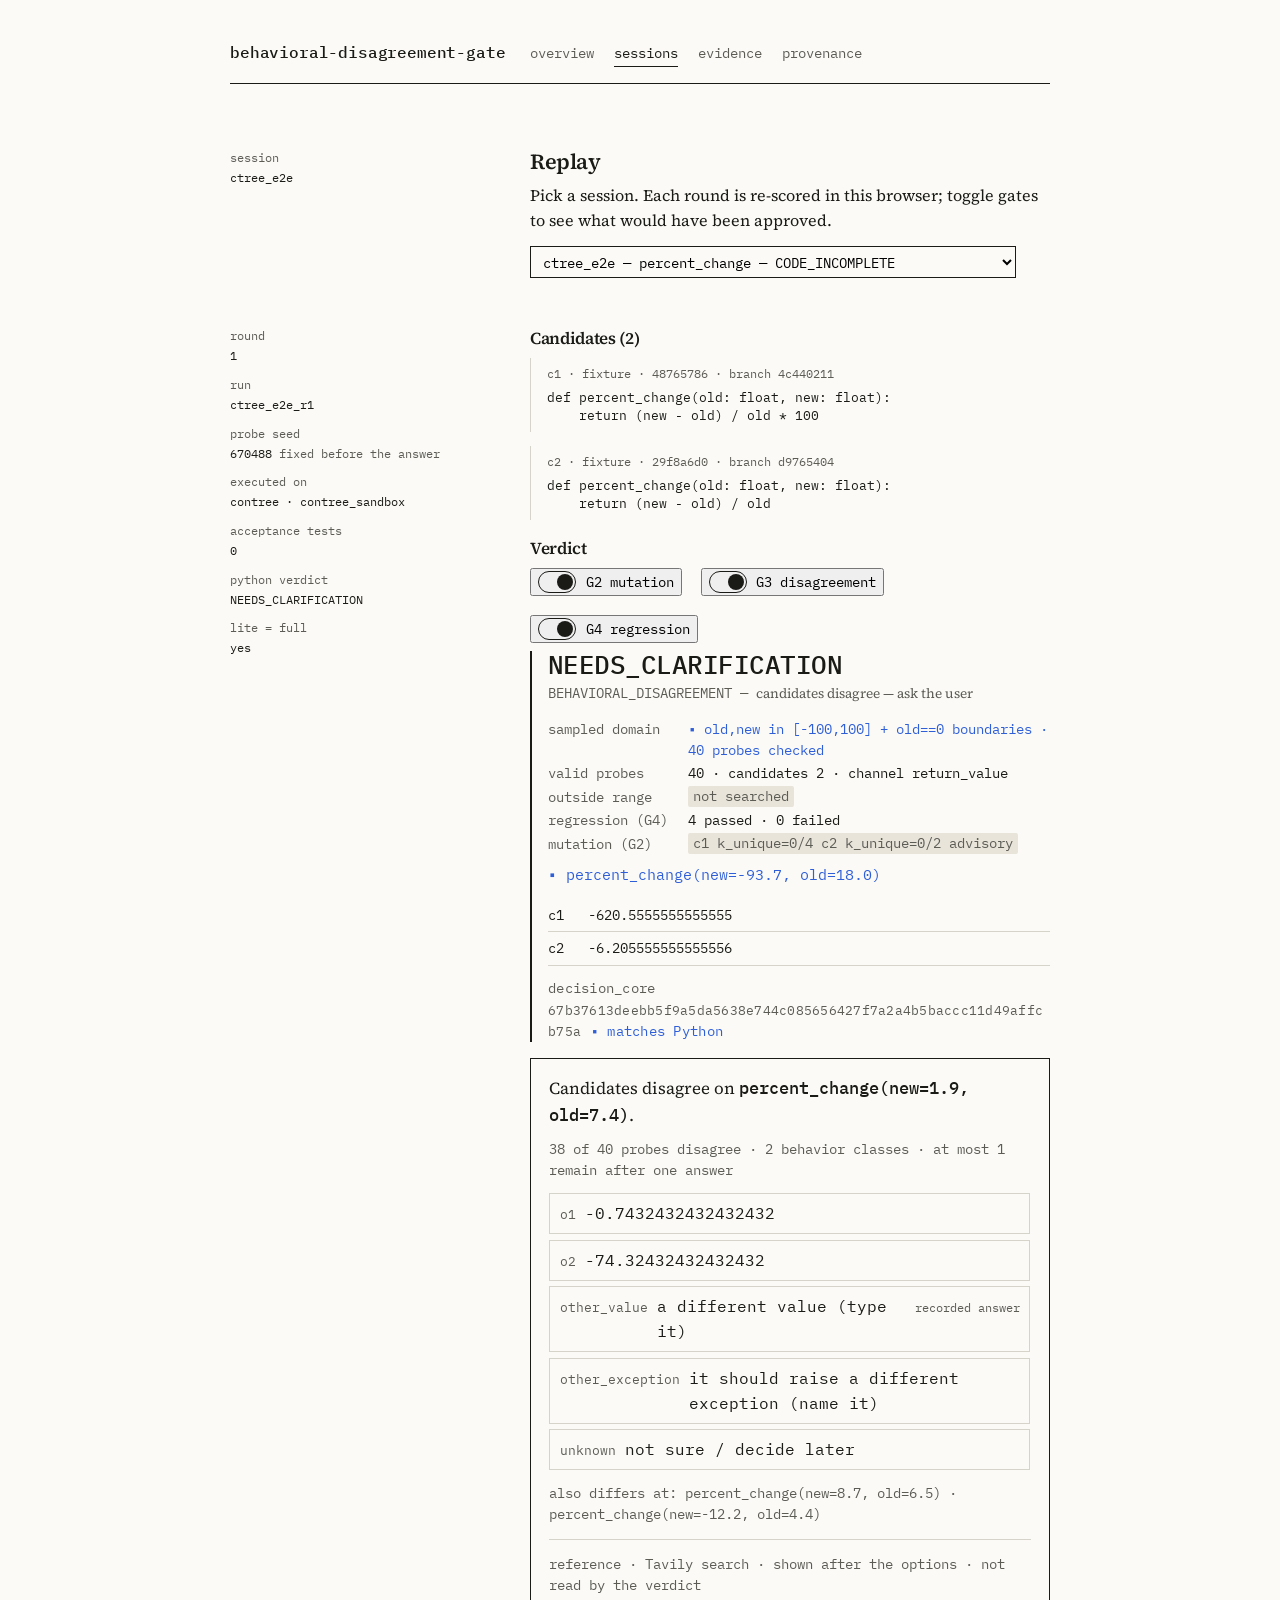
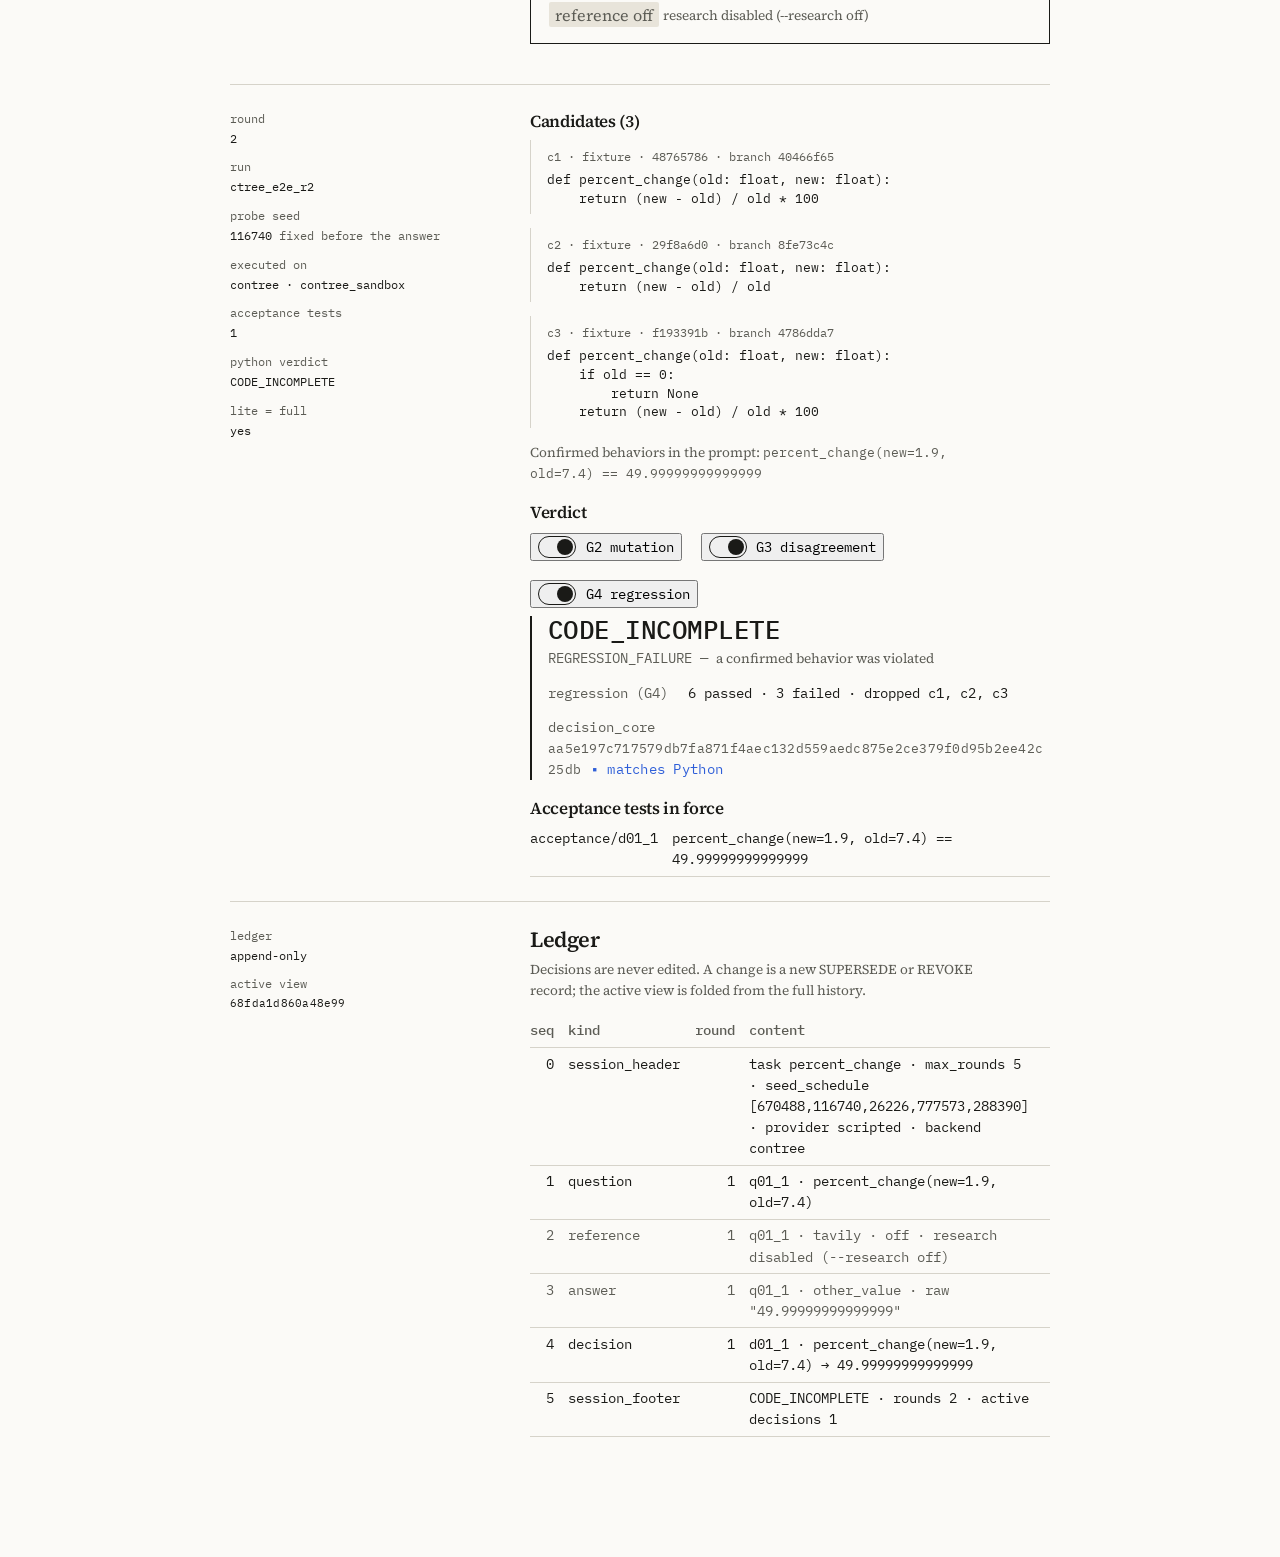
<file: site/session.html>
<!doctype html>
<html lang="en">
<meta charset="utf-8">
<meta name="viewport" content="width=device-width, initial-scale=1">
<title>Session replay — Behavioral Disagreement Gate</title>
<link rel="icon" href="data:,">
<link rel="stylesheet" href="app.css">
<body>
<div class="wrap">
  <div id="hdr"></div>
  <section class="entry" id="pick">
    <aside><span class="k">session</span><span class="v" id="sid">—</span></aside>
    <div id="picker"></div>
  </section>
  <div id="rounds"></div>
  <section class="entry" id="ledger-entry" hidden>
    <aside><span class="k">ledger</span><span class="v">append-only</span><span class="k">active view</span><span class="v hash" id="avh">—</span></aside>
    <div>
      <h2>Ledger</h2>
      <p class="fine" style="margin-top:.4rem">Decisions are never edited. A change is a new SUPERSEDE or REVOKE record; the active view is folded from the full history.</p>
      <div class="scroll"><table id="ledger"><thead><tr><th>seq</th><th>kind</th><th>round</th><th>content</th></tr></thead><tbody></tbody></table></div>
    </div>
  </section>
</div>

<script type="module">
  import { loadPy, el, q, header, renderVerdict, score, makeToggle, openFrom, pressable, fmtInput, modelShort, short, canon } from "./ui.js";
  q("#hdr").replaceWith(header("sessions"));
  const idx = await loadPy("data/index.json");
  const cfgFull = await loadPy("data/cfg_full.json").catch(() => ({}));
  const params = new URLSearchParams(location.search);
  let sid = params.get("id") ?? idx.sessions[0]?.session_id;

  // picker
  const sel = el("select", { onchange: (e) => { location.search = "?id=" + encodeURIComponent(e.target.value); } },
    ...idx.sessions.map(s => el("option", { value: s.session_id, ...(s.session_id === sid ? { selected: "" } : {}) }, `${s.session_id} — ${s.task_id} — ${s.outcome}`)));
  sel.style.cssText = "font:inherit;font-family:var(--mono);font-size:.9rem;padding:.3rem .5rem;border:1px solid var(--ink);background:transparent;max-width:100%";
  q("#picker").append(el("h2", {}, "Replay"), el("p", { style: "margin:.5rem 0 .8rem" }, "Pick a session. Each round is re-scored in this browser; toggle gates to see what would have been approved."), sel);
  if (!sid) throw new Error("no sessions");
  q("#sid").textContent = sid;

  const sess = await loadPy(`data/sessions/${sid}.json`);
  const fn = sess.task_id;
  const rounds = q("#rounds");

  // --- reference block: search results shown to the person answering, after the options. Outside the verdict path. ---
  const hostOf = (u) => { try { return new URL(u).hostname.replace(/^www\./, ""); } catch { return ""; } };
  const httpOnly = (u) => /^https?:\/\//i.test(u ?? "") ? u : null;
  function renderReference(ref) {
    const box = el("div", { class: "reference" },
      el("div", { class: "fine mono" }, "reference · Tavily search · shown after the options · not read by the verdict"));
    if (ref.status !== "ok") {
      box.append(el("div", { style: "margin-top:.4rem" }, el("span", { class: "unmeasured" }, `reference ${ref.status}`), " ", el("span", { class: "fine" }, ref.reason ?? "")));
      return box;
    }
    box.append(el("div", { class: "fine mono" }, "query: " + ref.query));
    const ol = el("ol", { class: "refs" });
    for (const r of ref.results ?? []) {
      const href = httpOnly(r.url);
      ol.append(el("li", {},
        href ? el("a", { href, target: "_blank", rel: "noopener noreferrer" }, r.title || href) : el("span", {}, r.title || ""),
        " ", el("span", { class: "fine mono" }, hostOf(r.url)),
        r.content ? el("div", { class: "snippet" }, r.content) : null));
    }
    if (!(ref.results ?? []).length) ol.append(el("li", {}, el("span", { class: "fine" }, "no results returned")));
    box.append(ol, el("p", { class: "fine", style: "margin:.45rem 0 0" },
      `Fetched ${ref.fetched_at ?? "—"} via api.tavily.com` + (ref.cached ? " (served from the local cache of an earlier fetch)" : "") + (ref.request_id ? `, request ${ref.request_id}` : "") +
      ". Search results with their sources, retrieved for the person answering. The verdict, the decision_core hash and the acceptance tests do not read them."));
    return box;
  }

  for (const rd of sess.rounds) {
    const trace = rd.trace.map(({ source, ...r }) => r);
    const cands = rd.trace.filter(r => r.kind === "candidate");
    const gates = { G2: true, G3: true, G4: true };
    let current = score(trace, cfgFull);

    // --- aside ---
    const aside = el("aside", {},
      el("span", { class: "k" }, "round"), el("span", { class: "v" }, String(rd.round)),
      el("span", { class: "k" }, "run"), el("span", { class: "v" }, rd.run_id),
      el("span", { class: "k" }, "probe seed"), el("span", { class: "v" }, String(rd.probe_seed), " ", el("span", { class: "muted" }, "fixed before the answer")),
      el("span", { class: "k" }, "executed on"), el("span", { class: "v" }, `${rd.trace[0]?.backend ?? "local_subprocess"}` + (rd.trace[0]?.execution_env && rd.trace[0].execution_env !== rd.trace[0].backend ? ` · ${rd.trace[0].execution_env}` : "")),
      el("span", { class: "k" }, "acceptance tests"), el("span", { class: "v" }, String(rd.acceptance_tests.length)),
      el("span", { class: "k" }, "python verdict"), el("span", { class: "v" }, rd.verdict_python.status),
      el("span", { class: "k" }, "lite = full"), el("span", { class: "v" }, rd.lite_matches_full ? "yes" : "no"));

    // --- candidates ---
    const candBlock = el("div", {}, el("h3", {}, `Candidates (${cands.length})`),
      ...cands.map(c => el("div", { class: "code" },
        el("div", { class: "who" }, `${c.candidate_id} · ${c.model === "fixture/hardcoded" ? "fixture" : modelShort(c.model)} · ${short(c.patch_hash)}` + (c.branch_uuid ? ` · branch ${short(c.branch_uuid)}` : "")),
        el("pre", {}, c.source ?? "(source not shipped)"))));
    if (rd.confirmed_behaviors?.length) candBlock.append(el("p", { class: "fine", style: "margin-top:.4rem" }, "Confirmed behaviors in the prompt: ", el("span", { class: "mono" }, rd.confirmed_behaviors.join("  ·  "))));

    // --- verdict (live) + gate toggles ---
    const vHost = el("div");
    const rerender = () => {
      const cfg = JSON.parse(JSON.stringify(cfgFull)); cfg.gates = { ...gates };
      try { current = score(trace, cfg); } catch (e) { vHost.replaceChildren(el("div", { class: "redact-block" }, "scorer threw: " + e.message)); return; }
      const isDefault = gates.G2 && gates.G3 && gates.G4;
      vHost.replaceChildren(...[renderVerdict(current, { fn, pyHash: isDefault ? rd.verdict_python.decision_core_sha256 : null }),
        isDefault ? null : el("p", { class: "fine" }, el("span", { class: "unmeasured" }, "non-default gate configuration"), " — no Python reference hash for this configuration; the trace is the same, only the gate set changed.")].filter(Boolean));
    };
    const toggles = el("div", { style: "display:flex;gap:1.2rem;flex-wrap:wrap;margin:.4rem 0 .2rem" },
      ...["G2", "G3", "G4"].map(g => makeToggle(g === "G2" ? "G2 mutation" : g === "G3" ? "G3 disagreement" : "G4 regression", true, (on) => { gates[g] = on; rerender(); })));
    rerender();

    // --- questions ---
    const qBlocks = [];
    const answersByQ = {}; for (const r of sess.ledger) if (r.kind === "answer" && r.parse_error === null) answersByQ[r.question_id] = r;
    const decisionsByQ = {}; for (const r of sess.ledger) if (r.kind === "decision") decisionsByQ[r.question_id] = r;
    const refsByQ = {}; for (const r of sess.ledger) if (r.kind === "reference") refsByQ[r.question_id] = r;
    for (const qq of rd.questions) {
      const rec = answersByQ[qq.question_id]; const dec = decisionsByQ[qq.question_id];
      const card = el("div", { class: "question" });
      const lead = el("div", { class: "lead" }, "Candidates disagree on ", el("span", { class: "call" }, qq.representative.call), ".");
      const meta = el("div", { class: "fine mono" }, `${qq.n_disagreeing} of ${qq.n_valid_probes} probes disagree` + (qq.n_classes ? ` · ${qq.n_classes} behavior classes · at most ${qq.worst_residual} remain after one answer` : ""));
      const opts = el("div", { class: "options" });
      const note = el("p", { class: "fine", style: "margin:.4rem 0 0" });
      for (const o of qq.options) {
        const isRecorded = rec && rec.option_id === o.option_id;
        const b = el("button", { class: "opt", type: "button", "aria-pressed": "false" },
          el("span", { class: "id" }, o.option_id), el("span", { class: "val" }, o.display), el("span", { class: "note" }, isRecorded ? "recorded answer" : ""));
        pressable(b);
        b.addEventListener("click", () => {
          for (const x of opts.children) x.setAttribute("aria-pressed", "false");
          b.setAttribute("aria-pressed", "true");
          if (isRecorded) note.replaceChildren("This is the answer the user gave. ", dec ? el("span", { class: "mono" }, `→ decision ${dec.decision_id}: ${fmtInput(fn, dec.input)} == ${dec.expected.repr ?? ("raises " + dec.expected.type)}`) : "");
          else note.replaceChildren(el("span", { class: "unmeasured" }, "path not recorded"), " — this session only contains the branch the user actually took. A different answer would have produced a different acceptance test and a different next round.");
        });
        opts.append(b);
      }
      if (qq.extra_examples?.length) card.append(lead, meta, opts, el("div", { class: "fine mono" }, "also differs at: " + qq.extra_examples.map(e => e.call).join("  ·  ")), note);
      else card.append(lead, meta, opts, note);
      if (refsByQ[qq.question_id]) card.append(renderReference(refsByQ[qq.question_id]));
      qBlocks.push(card);
      // spatially consistent open on first paint
      requestAnimationFrame(() => openFrom(card, vHost));
    }

    // --- acceptance carried into this round ---
    const acc = rd.acceptance_tests.length ? el("div", {}, el("h3", { style: "margin-top:1rem" }, "Acceptance tests in force"),
      el("div", { class: "scroll" }, el("table", {}, el("tbody", {}, ...rd.acceptance_tests.map(t => el("tr", {}, el("td", {}, t.test_id), el("td", {}, fmtInput(fn, t.args) + (t.expected_exc ? ` raises ${t.expected_exc}` : ` == ${canon(t.expected)}`)))))))) : null;

    rounds.append(el("section", { class: "entry" }, aside, el("div", {}, candBlock, el("h3", { style: "margin-top:1rem" }, "Verdict"), toggles, vHost, ...qBlocks, acc)));
  }

  // --- ledger ---
  q("#ledger-entry").hidden = false;
  const lt = q("#ledger tbody");
  const summarize = (r) => {
    switch (r.kind) {
      case "session_header": return `task ${r.task_id} · max_rounds ${r.max_rounds} · seed_schedule ${JSON.stringify(r.seed_schedule)} · provider ${r.provider}` + (r.backend ? ` · backend ${r.backend}` : "");
      case "question": return `${r.question_id} · ${r.representative.call}`;
      case "reference": return `${r.question_id} · ${r.search_provider ?? "tavily"} · ${r.status}` + (r.status === "ok" ? ` · ${r.n_results} results${r.cached ? " (cached)" : ""} · ${r.query}` : ` · ${r.reason ?? ""}`);
      case "answer": return `${r.question_id} · ${r.option_id}` + (r.raw_input !== null && r.raw_input !== undefined ? ` · raw ${JSON.stringify(r.raw_input)}` : "") + (r.parse_error ? ` · rejected: ${r.parse_error}` : "");
      case "decision": return `${r.decision_id} · ${fmtInput(fn, r.input)} → ${r.expected.kind === "value" ? r.expected.repr : "raises " + r.expected.type}`;
      case "supersede": return `${r.target_decision_id} → ${r.new_decision_id}`;
      case "revoke": return `${r.target_decision_id} · ${r.reason ?? ""}`;
      case "defer": return `${r.question_id}${r.reason ? " · " + r.reason : ""}`;
      case "session_footer": return `${r.outcome} · rounds ${r.rounds_used} · active decisions ${r.n_active_decisions}`;
      default: return "";
    }
  };
  for (const r of sess.ledger) lt.append(el("tr", { class: (r.kind === "answer" || r.kind === "reference") ? "dim" : "" }, el("td", { class: "num" }, String(r.seq)), el("td", {}, r.kind), el("td", { class: "num" }, r.round ?? ""), el("td", {}, summarize(r))));
  const foot = sess.ledger.find(r => r.kind === "session_footer");
  q("#avh").textContent = foot?.active_view_sha256 ? short(foot.active_view_sha256, 16) : "—";
</script>
</body>
</html>
</file>
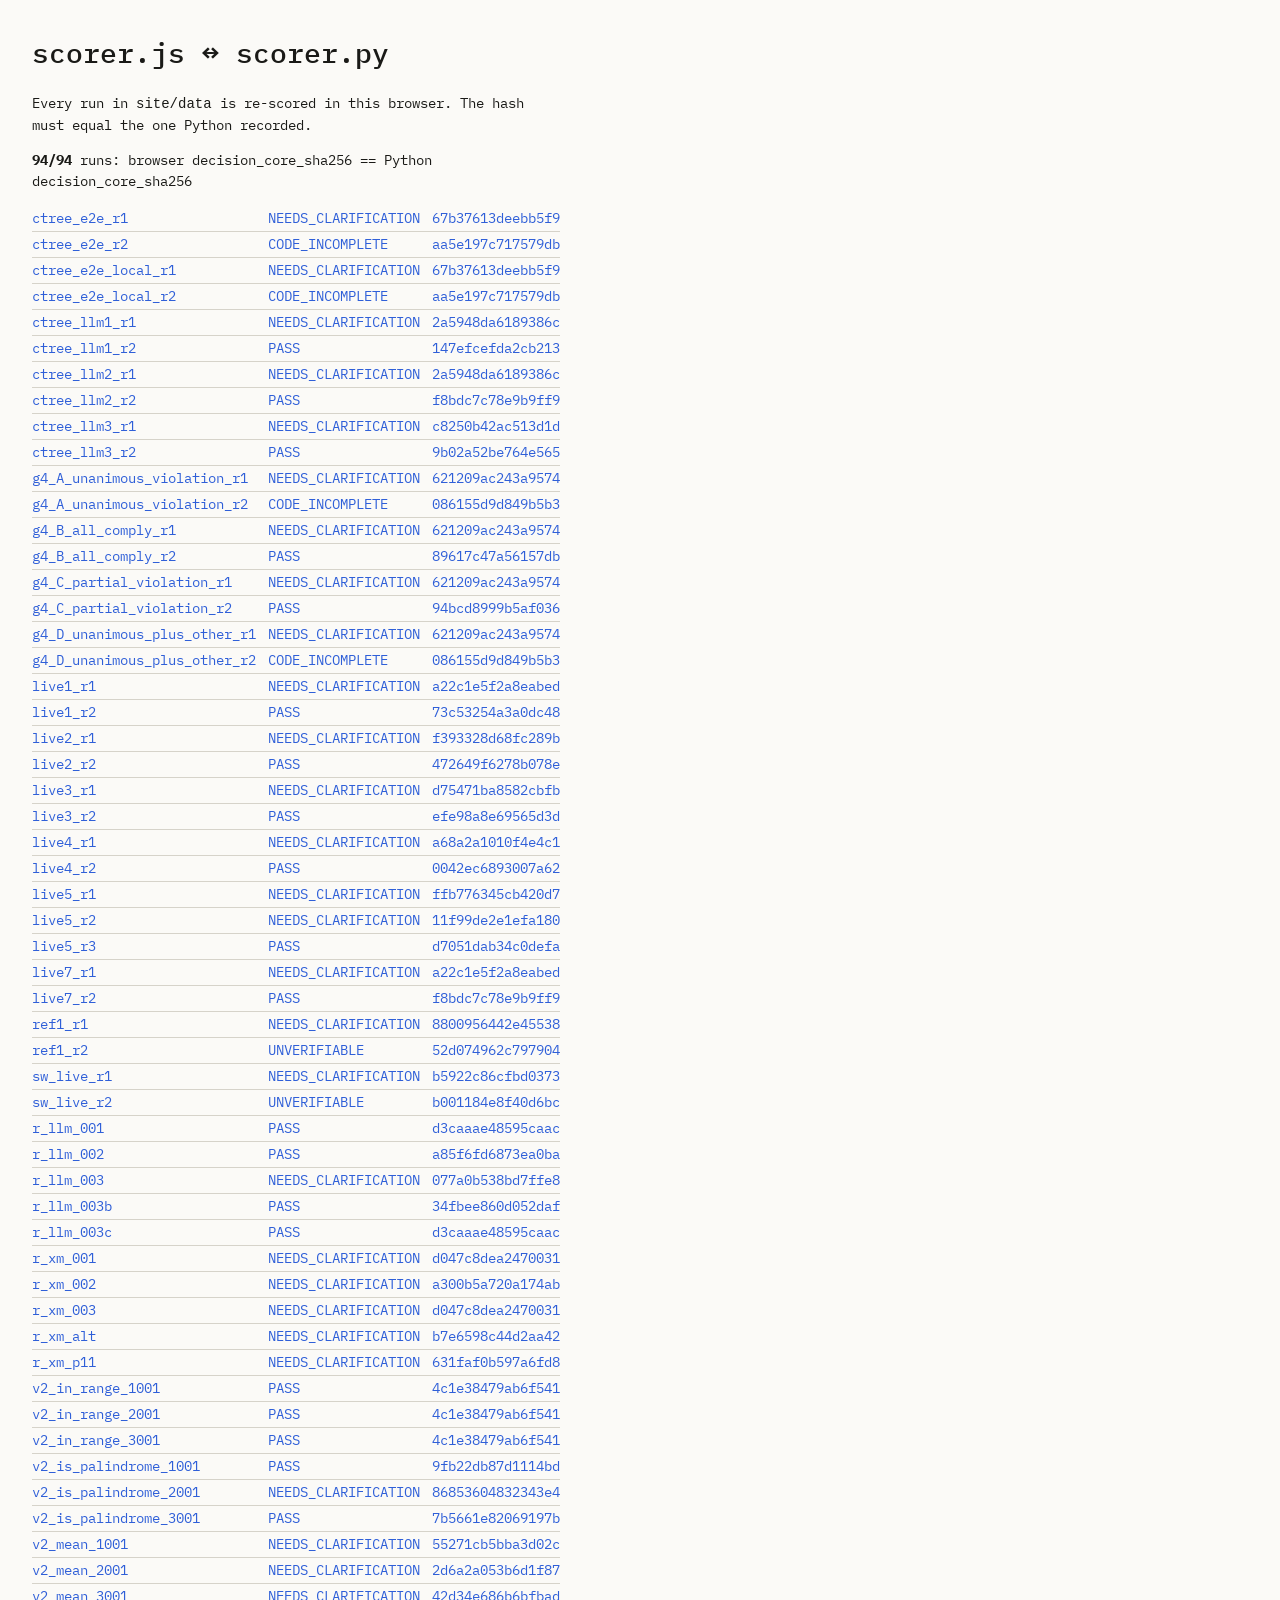
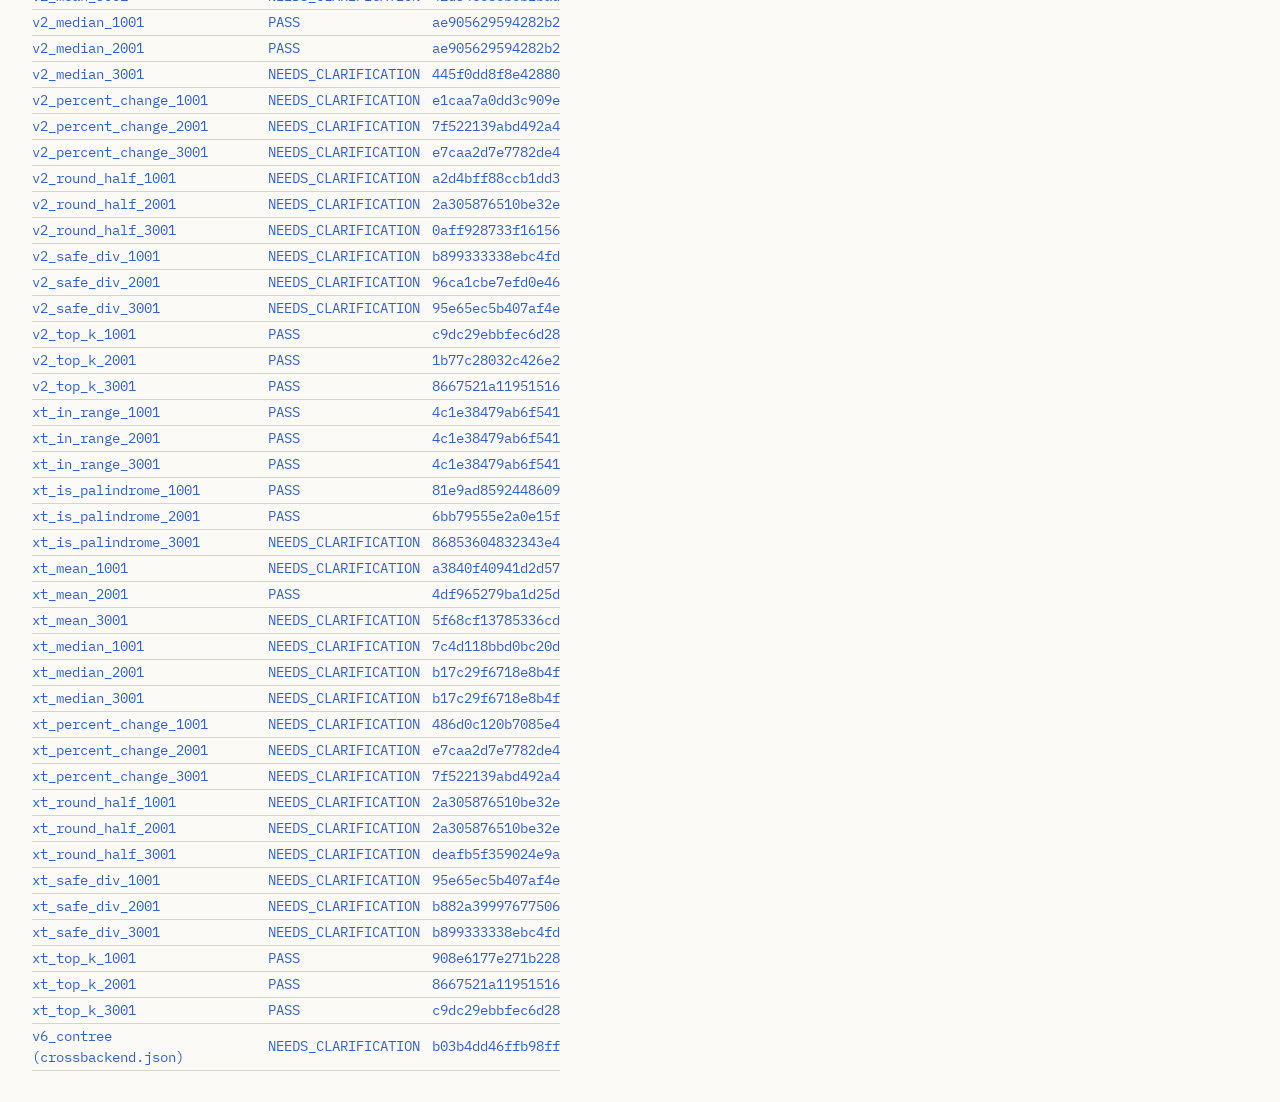
<file: site/test/scorer_test.html>
<!doctype html>
<meta charset="utf-8">
<title>scorer.js ↔ scorer.py cross-check</title>
<link rel="icon" href="data:,">
<style>
  @import url("https://fonts.googleapis.com/css2?family=IBM+Plex+Mono:wght@400;500&display=swap");
  body{font:14px/1.5 "IBM Plex Mono",ui-monospace,monospace;color:#1a1a17;background:#fbfaf7;margin:2rem;max-width:66ch}
  .ok{color:#2f5fd8}.bad{color:#1a1a17;background:#e8e4da}
  table{border-collapse:collapse}td{padding:2px 12px 2px 0;border-bottom:1px solid #d6d3ca}
</style>
<h1 style="font-weight:500">scorer.js ↔ scorer.py</h1>
<p>Every run in <code>site/data</code> is re-scored in this browser. The hash must equal the one Python recorded.</p>
<p id="sum">loading…</p>
<div style="overflow-x:auto"><table id="t"></table></div>
<script type="module">
  import { score, parsePy } from "../scorer.js";
  const cfg = parsePy(await (await fetch("../data/cfg_full.json")).text());
  const idx = parsePy(await (await fetch("../data/index.json")).text());
  const runs = [];
  for (const s of idx.sessions) {
    const sess = parsePy(await (await fetch(`../data/sessions/${s.session_id}.json`)).text());
    for (const rd of sess.rounds) runs.push({ id: rd.run_id, trace: rd.trace, py: rd.verdict_python });
  }
  const div = parsePy(await (await fetch("../data/experiments/diversity.json")).text());
  for (const c of Object.values(div.cohorts)) for (const r of c) runs.push({ id: r.run_id, trace: r.trace, py: r.verdict_python });
  if (idx.has_crossbackend) {   // the exact trace index.html re-scores
    const xb = parsePy(await (await fetch("../data/crossbackend.json")).text());
    const rec = xb.runs.find(r => r.run_id === xb.trace_run_id);
    runs.push({ id: `${xb.trace_run_id} (crossbackend.json)`, trace: xb.trace, py: { decision_core_sha256: rec.decision_core_sha256, status: rec.status } });
  }
  let ok = 0; const rows = [];
  for (const r of runs) {
    const trace = r.trace.map(({ source, ...rest }) => rest);
    let v, err = null;
    try { v = score(trace, cfg); } catch (e) { err = e.message; }
    const same = !err && v.decision_core_sha256 === r.py.decision_core_sha256 && v.status === r.py.status;
    ok += same;
    rows.push(`<tr class="${same ? "ok" : "bad"}"><td>${r.id}</td><td>${err ?? v.status}</td><td>${(err ? "" : v.decision_core_sha256).slice(0, 16)}</td><td>${r.py.decision_core_sha256.slice(0, 16)}</td><td>${same ? "identical" : "MISMATCH"}</td></tr>`);
  }
  document.getElementById("sum").innerHTML = `<b>${ok}/${runs.length}</b> runs: browser decision_core_sha256 == Python decision_core_sha256`;
  document.getElementById("t").innerHTML = rows.join("");
</script>
</file>
<file: site/app.css>
/* Behavioral Disagreement Gate — site stylesheet
   Verdicts carry no color. One accent (annotate) marks what was measured.
   Redact grey marks what was not. Mono = computed by machine. Serif = written for humans. */

@import url("https://fonts.googleapis.com/css2?family=IBM+Plex+Mono:wght@400;500&family=Source+Serif+4:ital,opsz,wght@0,8..60,400;0,8..60,600;1,8..60,400&display=swap");

:root {
  --paper: #FBFAF7;
  --ink: #1A1A17;
  --graphite: #5C5C55;
  --rule: #D6D3CA;
  --annotate: #2F5FD8;
  --annotate-wash: #EAF0FC;
  --redact: #E8E4DA;
  --mono: "IBM Plex Mono", ui-monospace, SFMono-Regular, Menlo, monospace;
  --serif: "Source Serif 4", Georgia, "Times New Roman", serif;
  --gutter: 260px;
  --measure: 66ch;
}

* { box-sizing: border-box; }
html { background: var(--paper); color: var(--ink); -webkit-text-size-adjust: 100%; }
body { margin: 0; font: 16px/1.55 var(--serif); font-variation-settings: "opsz" 14; }
a { color: var(--annotate); text-decoration: none; }
a:hover { text-decoration: underline; text-underline-offset: 3px; }
code, pre, .mono, .value, .hash, .status { font-family: var(--mono); font-size: 0.92em; }
pre { margin: 0; white-space: pre-wrap; word-break: break-word; line-height: 1.5; }
h1, h2, h3 { font-family: var(--serif); font-weight: 600; margin: 0; letter-spacing: -0.02em; }
h1 { font-size: 2rem; line-height: 1.15; }
h2 { font-size: 1.35rem; line-height: 1.25; }
h3 { font-size: 1.05rem; }
p { margin: 0 0 1em; max-width: var(--measure); }
small, .fine { font-size: 0.85rem; color: var(--graphite); }

/* ---- structure: continuous page, ruled, annotated margin ---- */
.wrap { max-width: calc(var(--gutter) + var(--measure) + 6rem); margin: 0 auto; padding: 2.5rem 2rem 6rem; }
header.top { display: flex; align-items: baseline; gap: 1.5rem; padding-bottom: 1rem; border-bottom: 1px solid var(--ink); margin-bottom: 2.5rem; }
header.top .brand { font-family: var(--mono); font-weight: 500; letter-spacing: -0.01em; white-space: nowrap; }
header.top nav { display: flex; gap: 1.25rem; font-family: var(--mono); font-size: 0.9rem; }
header.top nav a { color: var(--graphite); }
header.top nav a[aria-current] { color: var(--ink); border-bottom: 1px solid var(--ink); padding-bottom: 2px; }

.entry { display: grid; grid-template-columns: var(--gutter) minmax(0, 1fr); gap: 0 2.5rem; padding: 1.5rem 0; border-top: 1px solid var(--rule); }
.entry:first-of-type { border-top: 0; }
.entry > aside { font-family: var(--mono); font-size: 0.78rem; color: var(--graphite); line-height: 1.6; }
.entry > aside b { color: var(--ink); font-weight: 500; }
.entry > aside .k { display: block; color: var(--graphite); }
.entry > aside .v { display: block; color: var(--ink); margin-bottom: 0.7em; overflow-wrap: anywhere; word-break: normal; hyphens: none; }
.entry > div { max-width: var(--measure); min-width: 0; }
@media (max-width: 720px) {
  .entry { grid-template-columns: 1fr; } .entry > aside { margin-bottom: 0.75rem; }
  header.top { flex-wrap: wrap; row-gap: 0.5rem; } header.top nav { flex-wrap: wrap; row-gap: 0.35rem; }
}

/* ---- measured vs unmeasured ---- */
.measured { color: var(--annotate); }
.measured::before { content: "▪ "; }
.unmeasured { background: var(--redact); color: var(--graphite); padding: 0.1em 0.35em; border-radius: 2px; }
.redact-block { background: var(--redact); color: var(--graphite); padding: 0.75rem 1rem; font-family: var(--mono); font-size: 0.85rem; }
.transition-redact { transition: background-color 420ms cubic-bezier(.2,.8,.2,1), color 420ms; }

/* ---- verdict ---- */
.verdict { border-left: 2px solid var(--ink); padding-left: 1rem; margin: 0.5rem 0 1rem; }
.verdict .status { font-size: 1.6rem; font-weight: 500; letter-spacing: -0.02em; line-height: 1.1; }
.verdict .reasons { font-family: var(--mono); font-size: 0.85rem; color: var(--graphite); margin-top: 0.25rem; }
.verdict dl { display: grid; grid-template-columns: max-content 1fr; gap: 0.15rem 1.25rem; margin: 0.9rem 0 0; font-family: var(--mono); font-size: 0.85rem; }
.verdict dt { color: var(--graphite); }
.verdict dd { margin: 0; }
.hash { letter-spacing: 0.02em; overflow-wrap: anywhere; }
.hash .pending { color: var(--rule); }

/* ---- tables (ruled, no zebra, no borders on sides) ---- */
table { border-collapse: collapse; width: 100%; font-family: var(--mono); font-size: 0.85rem; }
th, td { text-align: left; padding: 0.35rem 0.9rem 0.35rem 0; border-bottom: 1px solid var(--rule); vertical-align: top; }
th { font-weight: 500; color: var(--graphite); }
td.num { text-align: right; font-variant-numeric: tabular-nums; }
tr.dim td { color: var(--graphite); }
.pairs th, .pairs td { padding-right: 0.6rem; }                                        /* 6 conditions × 3 models: fit 66ch without a scrollbar */
.pairs tr.pair-top td:not([rowspan]) { border-bottom: 0; padding-bottom: 0.1rem; }   /* sat row and ref row of one condition form one block */
.pairs tr.pair-top + tr td { padding-top: 0.1rem; }
.scroll { overflow-x: auto; max-width: 100%; }                       /* tables scroll sideways; mono values are never wrapped */
.scroll-narrow { max-width: 100%; }                                  /* wide screens: the table may run past the measure (hash stays on one line); narrow: scroll instead of overflowing the page */
@media (max-width: 720px) { .scroll-narrow { overflow-x: auto; } }
td.hash { white-space: nowrap; overflow-wrap: normal; }              /* full 64-char hash, always on one line */
#canary td:last-child { white-space: nowrap; }
#canary th, #canary td { padding-right: 0.6rem; } #canary td:nth-child(3) { font-size: 0.78rem; }   /* 49-row table: fit 66ch without a scrollbar */
.nowrap { white-space: nowrap; }
.verdict table td:first-child { width: 1%; white-space: nowrap; padding-right: 1.5rem; }   /* witness: id column hugs its content */

/* ---- code ---- */
.code { background: transparent; border-left: 1px solid var(--rule); padding: 0.4rem 0 0.4rem 1rem; margin: 0.35rem 0 0.9rem; font-size: 0.85rem; }
.code .who { font-family: var(--mono); font-size: 0.78rem; color: var(--graphite); margin-bottom: 0.25rem; }

/* ---- question card (opens from its trigger; spatially consistent) ---- */
.question { border: 1px solid var(--ink); padding: 1rem 1.15rem; margin: 1rem 0; transform-origin: top left; will-change: transform, opacity; }
.question .lead { font-family: var(--serif); font-size: 1.05rem; margin-bottom: 0.6rem; }
.question .call { font-family: var(--mono); font-weight: 500; }
.options { display: flex; flex-direction: column; gap: 0.35rem; margin: 0.75rem 0; }
.opt { display: grid; grid-template-columns: max-content 1fr auto; align-items: baseline; gap: 0.6rem; padding: 0.45rem 0.6rem; border: 1px solid var(--rule); background: transparent; font: inherit; text-align: left; cursor: pointer; color: var(--ink); will-change: transform; }
.opt:hover { border-color: var(--graphite); }
.opt[aria-pressed="true"] { border-color: var(--annotate); background: var(--annotate-wash); }
.opt .id { font-family: var(--mono); color: var(--graphite); font-size: 0.8rem; }
.opt .val { font-family: var(--mono); }
.opt .note { font-family: var(--mono); font-size: 0.78rem; color: var(--graphite); }
.opt:focus-visible { outline: 2px solid var(--annotate); outline-offset: 2px; }
@media (max-width: 480px) {
  .opt { grid-template-columns: max-content 1fr; row-gap: 0.15rem; }   /* id | value; the note moves to its own line under the value */
  .opt .note { grid-column: 2; }
  .opt .note:empty { display: none; }
}

/* ---- reference (search results shown to the person answering, after the options; outside the verdict path) ---- */
.reference { border-top: 1px solid var(--rule); margin-top: 0.9rem; padding-top: 0.6rem; }
.reference .fine.mono { word-break: break-word; margin-top: 0.25rem; }
.reference ol.refs { margin: 0.45rem 0 0; padding-left: 1.3rem; }
.reference ol.refs li { margin: 0.35rem 0; }
.reference ol.refs a { font-family: var(--serif); }
.reference .snippet { font-family: var(--serif); font-size: 0.92rem; line-height: 1.45; margin-top: 0.1rem; }

/* ---- toggles (spring-driven knob) ---- */
.toggle { display: inline-flex; align-items: center; gap: 0.6rem; font-family: var(--mono); font-size: 0.85rem; cursor: pointer; user-select: none; }
.toggle .track { width: 38px; height: 22px; border: 1px solid var(--ink); border-radius: 11px; position: relative; background: transparent; }
.toggle .knob { position: absolute; top: 2px; left: 2px; width: 16px; height: 16px; border-radius: 8px; background: var(--ink); will-change: transform; }
.toggle[aria-checked="true"] .knob { transform: translateX(16px); }   /* initial position before the spring has ever run */
.toggle[aria-checked="false"] .track { border-color: var(--graphite); }
.toggle[aria-checked="false"] .knob { background: var(--graphite); }
.toggle:focus-visible { outline: 2px solid var(--annotate); outline-offset: 3px; }

/* ---- tabs ---- */
.tabs { display: flex; flex-wrap: wrap; gap: 0 1.5rem; border-bottom: 1px solid var(--rule); margin-bottom: 1.5rem; font-family: var(--mono); font-size: 0.9rem; }
.tabs button { background: none; border: 0; padding: 0.5rem 0; font: inherit; color: var(--graphite); cursor: pointer; border-bottom: 1px solid transparent; margin-bottom: -1px; white-space: nowrap; }
.tabs button[aria-selected="true"] { color: var(--ink); border-bottom-color: var(--ink); }

/* ---- misc ---- */
.stack > * + * { margin-top: 0.75rem; }
.muted { color: var(--graphite); }
.rule { border: 0; border-top: 1px solid var(--rule); margin: 1.5rem 0; }
.pill { font-family: var(--mono); font-size: 0.78rem; border: 1px solid var(--rule); padding: 0.05em 0.5em; border-radius: 2px; color: var(--graphite); }
.heat { display: inline-block; min-width: 3.6rem; padding: 0.15rem 0.4rem; font-variant-numeric: tabular-nums; }
button.plain { background: none; border: 1px solid var(--ink); padding: 0.35rem 0.8rem; font: inherit; font-family: var(--mono); font-size: 0.85rem; cursor: pointer; color: var(--ink); }
button.plain:hover { background: var(--annotate-wash); }
details summary { cursor: pointer; font-family: var(--mono); font-size: 0.85rem; color: var(--graphite); }

@media (prefers-reduced-motion: reduce) {
  .transition-redact { transition: none; }
  * { animation-duration: 0.001ms !important; transition-duration: 0.001ms !important; }
}
</file>
